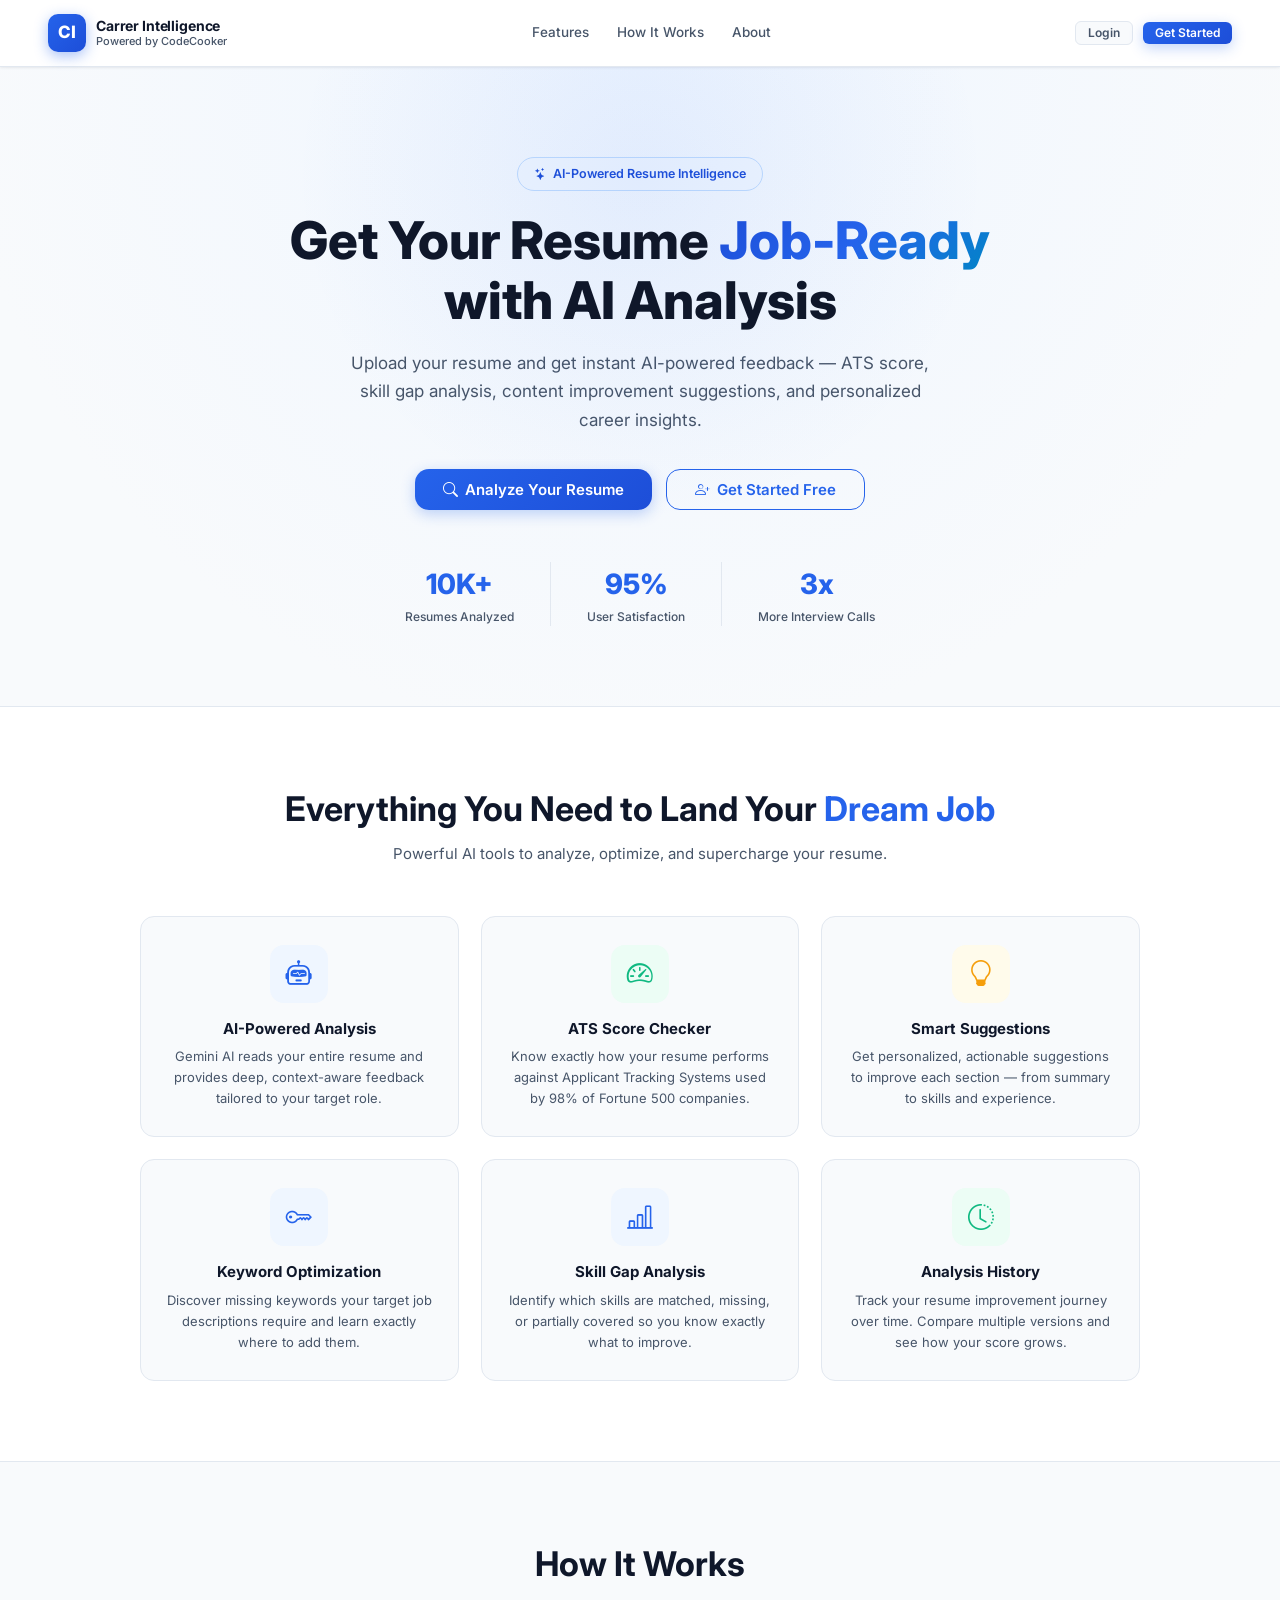
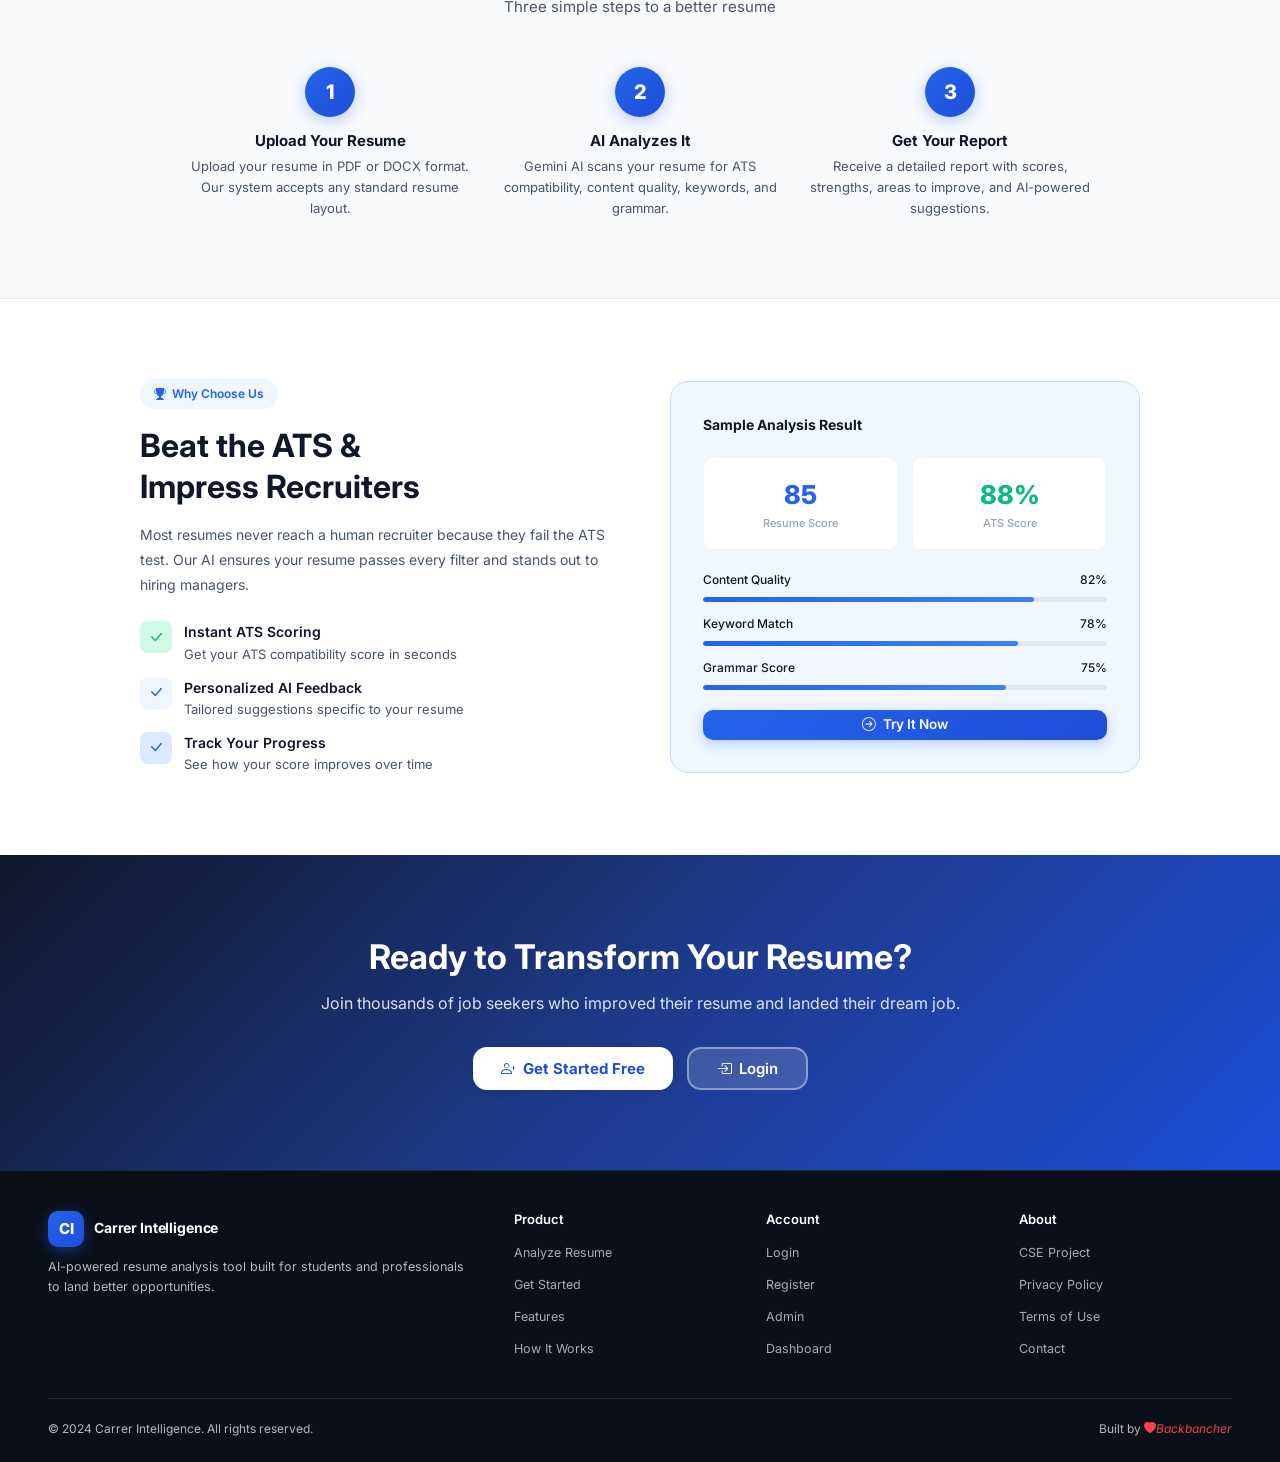
<file: index.html>
<!DOCTYPE html>
<html lang="en">
<head>
  <meta charset="UTF-8" />
  <meta name="viewport" content="width=device-width, initial-scale=1.0" />
  <title>AI Resume Analyzer — Boost Your Career with AI</title>
  <meta name="description" content="AI Resume Analyzer helps you optimize your resume with AI-powered ATS scoring, skill gap analysis, and personalized improvement suggestions." />
  <link rel="stylesheet" href="https://cdn.jsdelivr.net/npm/bootstrap-icons@1.11.3/font/bootstrap-icons.min.css" />
  <link rel="stylesheet" href="css/style.css" />
  <style>
    body { background: var(--bg-white); }

    /* Mobile Nav Toggle */
    .mobile-nav-toggle {
      display: none;
      background: none;
      border: none;
      font-size: 22px;
      color: var(--text-primary);
      cursor: pointer;
    }

    @media (max-width: 992px) {
      .mobile-nav-toggle { display: block; }
    }
  </style>
</head>
<body>

<!-- ═══════════════ NAVIGATION ════════════════════════ -->
<nav class="home-nav">
  <div class="sidebar-brand">
    <div class="sidebar-brand-icon" style="width:38px;height:38px;font-size:17px;">CI</div>
    <div class="sidebar-brand-text">
      <div class="brand-title">Carrer Intelligence</div>
      <div class="brand-sub">Powered by CodeCooker</div>
    </div>
  </div>

  <div class="home-nav-links">
    <a href="#features">Features</a>
    <a href="#how-it-works">How It Works</a>
    <a href="#about">About</a>
  </div>

  <div style="display:flex;align-items:center;gap:10px;">
    <a href="login.html" class="btn btn-ghost btn-sm">Login</a>
    <a href="register.html" class="btn btn-primary btn-sm">Get Started</a>
    <button class="mobile-nav-toggle"><i class="bi bi-list"></i></button>
  </div>
</nav>

<!-- ═══════════════ HERO SECTION ══════════════════════ -->
<section class="hero-section">
  <div class="hero-badge">
    <i class="bi bi-stars"></i> AI-Powered Resume Intelligence
  </div>
  <h1 class="hero-title">
    Get Your Resume <span class="highlight">Job-Ready</span><br />with AI Analysis
  </h1>
  <p class="hero-desc">
    Upload your resume and get instant AI-powered feedback — ATS score, skill gap analysis,
    content improvement suggestions, and personalized career insights.
  </p>
  <div class="hero-buttons">
    <a href="upload.html" class="btn btn-primary btn-lg" id="heroCTAPrimary">
      <i class="bi bi-search"></i> Analyze Your Resume
    </a>
    <a href="register.html" class="btn btn-outline btn-lg" id="heroCTASecondary">
      <i class="bi bi-person-plus"></i> Get Started Free
    </a>
  </div>

  <!-- Hero Stats -->
  <div style="display:flex;gap:36px;justify-content:center;margin-top:52px;flex-wrap:wrap;">
    <div style="text-align:center;">
      <div style="font-size:28px;font-weight:800;color:var(--primary);">10K+</div>
      <div style="font-size:12px;color:var(--text-secondary);font-weight:500;">Resumes Analyzed</div>
    </div>
    <div style="width:1px;background:var(--border);"></div>
    <div style="text-align:center;">
      <div style="font-size:28px;font-weight:800;color:var(--primary);">95%</div>
      <div style="font-size:12px;color:var(--text-secondary);font-weight:500;">User Satisfaction</div>
    </div>
    <div style="width:1px;background:var(--border);"></div>
    <div style="text-align:center;">
      <div style="font-size:28px;font-weight:800;color:var(--primary);">3x</div>
      <div style="font-size:12px;color:var(--text-secondary);font-weight:500;">More Interview Calls</div>
    </div>
  </div>
</section>

<!-- ═══════════════ FEATURES ══════════════════════════ -->
<section class="features-section" id="features">
  <h2>Everything You Need to Land Your <span style="color:var(--primary);">Dream Job</span></h2>
  <p class="section-desc">Powerful AI tools to analyze, optimize, and supercharge your resume.</p>

  <div class="features-grid">
    <div class="feature-card">
      <div class="feature-icon icon-purple">
        <i class="bi bi-robot"></i>
      </div>
      <h3>AI-Powered Analysis</h3>
      <p>Gemini AI reads your entire resume and provides deep, context-aware feedback tailored to your target role.</p>
    </div>

    <div class="feature-card">
      <div class="feature-icon icon-green">
        <i class="bi bi-speedometer2"></i>
      </div>
      <h3>ATS Score Checker</h3>
      <p>Know exactly how your resume performs against Applicant Tracking Systems used by 98% of Fortune 500 companies.</p>
    </div>

    <div class="feature-card">
      <div class="feature-icon icon-orange">
        <i class="bi bi-lightbulb"></i>
      </div>
      <h3>Smart Suggestions</h3>
      <p>Get personalized, actionable suggestions to improve each section — from summary to skills and experience.</p>
    </div>

    <div class="feature-card">
      <div class="feature-icon icon-blue">
        <i class="bi bi-key"></i>
      </div>
      <h3>Keyword Optimization</h3>
      <p>Discover missing keywords your target job descriptions require and learn exactly where to add them.</p>
    </div>

    <div class="feature-card">
      <div class="feature-icon icon-purple">
        <i class="bi bi-bar-chart-line"></i>
      </div>
      <h3>Skill Gap Analysis</h3>
      <p>Identify which skills are matched, missing, or partially covered so you know exactly what to improve.</p>
    </div>

    <div class="feature-card">
      <div class="feature-icon icon-green">
        <i class="bi bi-clock-history"></i>
      </div>
      <h3>Analysis History</h3>
      <p>Track your resume improvement journey over time. Compare multiple versions and see how your score grows.</p>
    </div>
  </div>
</section>

<!-- ═══════════════ HOW IT WORKS ══════════════════════ -->
<section class="how-section" id="how-it-works">
  <div style="text-align:center;">
    <h2 style="font-size:34px;">How It Works</h2>
    <p style="color:var(--text-secondary);font-size:15px;margin-top:8px;">Three simple steps to a better resume</p>
  </div>

  <div class="how-grid">
    <div class="how-step">
      <div class="step-number">1</div>
      <h3>Upload Your Resume</h3>
      <p>Upload your resume in PDF or DOCX format. Our system accepts any standard resume layout.</p>
    </div>
    <div class="how-step">
      <div class="step-number">2</div>
      <h3>AI Analyzes It</h3>
      <p>Gemini AI scans your resume for ATS compatibility, content quality, keywords, and grammar.</p>
    </div>
    <div class="how-step">
      <div class="step-number">3</div>
      <h3>Get Your Report</h3>
      <p>Receive a detailed report with scores, strengths, areas to improve, and AI-powered suggestions.</p>
    </div>
  </div>
</section>

<!-- ═══════════════ BENEFITS ══════════════════════════ -->
<section style="padding:80px 48px;background:var(--bg-white);" id="about">
  <div style="max-width:1000px;margin:0 auto;display:grid;grid-template-columns:1fr 1fr;gap:60px;align-items:center;">
    <div>
      <div style="display:inline-flex;align-items:center;gap:6px;background:var(--primary-soft);color:var(--primary);border-radius:var(--radius-full);padding:5px 14px;font-size:12px;font-weight:600;margin-bottom:16px;">
        <i class="bi bi-trophy-fill"></i> Why Choose Us
      </div>
      <h2 style="font-size:32px;margin-bottom:14px;">Beat the ATS &amp;<br />Impress Recruiters</h2>
      <p style="color:var(--text-secondary);font-size:14px;line-height:1.8;margin-bottom:24px;">
        Most resumes never reach a human recruiter because they fail the ATS test.
        Our AI ensures your resume passes every filter and stands out to hiring managers.
      </p>

      <div style="display:flex;flex-direction:column;gap:12px;">
        <div style="display:flex;gap:12px;align-items:flex-start;">
          <div style="width:32px;height:32px;background:#D1FAE5;border-radius:8px;display:flex;align-items:center;justify-content:center;flex-shrink:0;">
            <i class="bi bi-check-lg" style="color:var(--accent-green);font-size:16px;"></i>
          </div>
          <div>
            <div style="font-weight:600;font-size:14px;">Instant ATS Scoring</div>
            <div style="color:var(--text-secondary);font-size:13px;">Get your ATS compatibility score in seconds</div>
          </div>
        </div>
        <div style="display:flex;gap:12px;align-items:flex-start;">
          <div style="width:32px;height:32px;background:var(--primary-soft);border-radius:8px;display:flex;align-items:center;justify-content:center;flex-shrink:0;">
            <i class="bi bi-check-lg" style="color:var(--primary);font-size:16px;"></i>
          </div>
          <div>
            <div style="font-weight:600;font-size:14px;">Personalized AI Feedback</div>
            <div style="color:var(--text-secondary);font-size:13px;">Tailored suggestions specific to your resume</div>
          </div>
        </div>
        <div style="display:flex;gap:12px;align-items:flex-start;">
          <div style="width:32px;height:32px;background:#DBEAFE;border-radius:8px;display:flex;align-items:center;justify-content:center;flex-shrink:0;">
            <i class="bi bi-check-lg" style="color:var(--accent-blue);font-size:16px;"></i>
          </div>
          <div>
            <div style="font-weight:600;font-size:14px;">Track Your Progress</div>
            <div style="color:var(--text-secondary);font-size:13px;">See how your score improves over time</div>
          </div>
        </div>
      </div>
    </div>

    <!-- Stats Visual -->
    <div style="background:var(--primary-bg);border-radius:var(--radius-xl);padding:32px;border:1px solid var(--primary-border);">
      <div style="font-size:14px;font-weight:700;margin-bottom:20px;color:var(--text-primary);">Sample Analysis Result</div>

      <div style="display:grid;grid-template-columns:1fr 1fr;gap:14px;margin-bottom:20px;">
        <div style="background:white;border-radius:var(--radius-md);padding:16px;text-align:center;border:1px solid var(--border-light);">
          <div style="font-size:26px;font-weight:800;color:var(--primary);">85</div>
          <div style="font-size:11px;color:var(--text-muted);font-weight:500;">Resume Score</div>
        </div>
        <div style="background:white;border-radius:var(--radius-md);padding:16px;text-align:center;border:1px solid var(--border-light);">
          <div style="font-size:26px;font-weight:800;color:var(--accent-green);">88%</div>
          <div style="font-size:11px;color:var(--text-muted);font-weight:500;">ATS Score</div>
        </div>
      </div>

      <div style="margin-bottom:12px;">
        <div style="display:flex;justify-content:space-between;font-size:12px;font-weight:500;margin-bottom:5px;">
          <span>Content Quality</span><span>82%</span>
        </div>
        <div class="progress-bar-wrapper"><div class="progress-bar-fill" style="width:82%;"></div></div>
      </div>
      <div style="margin-bottom:12px;">
        <div style="display:flex;justify-content:space-between;font-size:12px;font-weight:500;margin-bottom:5px;">
          <span>Keyword Match</span><span>78%</span>
        </div>
        <div class="progress-bar-wrapper"><div class="progress-bar-fill" style="width:78%;"></div></div>
      </div>
      <div>
        <div style="display:flex;justify-content:space-between;font-size:12px;font-weight:500;margin-bottom:5px;">
          <span>Grammar Score</span><span>75%</span>
        </div>
        <div class="progress-bar-wrapper"><div class="progress-bar-fill" style="width:75%;"></div></div>
      </div>

      <a href="login.html" class="btn btn-primary btn-full" style="margin-top:20px;">
        <i class="bi bi-arrow-right-circle"></i> Try It Now
      </a>
    </div>
  </div>
</section>

<!-- ═══════════════ CTA ════════════════════════════════ -->
<section class="cta-section">
  <h2>Ready to Transform Your Resume?</h2>
  <p>Join thousands of job seekers who improved their resume and landed their dream job.</p>
  <div style="display:flex;gap:14px;justify-content:center;flex-wrap:wrap;">
    <a href="register.html" class="btn btn-white btn-lg" id="ctaGetStarted">
      <i class="bi bi-person-plus"></i> Get Started Free
    </a>
    <a href="login.html" class="btn btn-lg" style="background:rgba(255,255,255,0.15);color:white;border:2px solid rgba(255,255,255,0.4);">
      <i class="bi bi-box-arrow-in-right"></i> Login
    </a>
  </div>
</section>

<!-- ═══════════════ FOOTER ════════════════════════════ -->
<footer class="footer">
  <div class="footer-top">
    <div class="footer-brand">
      <div class="sidebar-brand" style="margin-bottom:10px;">
        <div class="sidebar-brand-icon">CI</div>
        <div class="brand-title" style="color:white;">Carrer Intelligence</div>
      </div>
      <p>AI-powered resume analysis tool built for students and professionals to land better opportunities.</p>
    </div>
    <div class="footer-col">
      <h4>Product</h4>
      <ul>
        <li><a href="login.html">Analyze Resume</a></li>
        <li><a href="register.html">Get Started</a></li>
        <li><a href="#features">Features</a></li>
        <li><a href="#how-it-works">How It Works</a></li>
      </ul>
    </div>
    <div class="footer-col">
      <h4>Account</h4>
      <ul>
        <li><a href="login.html">Login</a></li>
        <li><a href="register.html">Register</a></li>
        <li><a href="admin-login.html">Admin</a></li>
        <li><a href="dashboard.html">Dashboard</a></li>
      </ul>
    </div>
    <div class="footer-col">
      <h4>About</h4>
      <ul>
        <li><a href="#">CSE Project</a></li>
        <li><a href="#">Privacy Policy</a></li>
        <li><a href="#">Terms of Use</a></li>
        <li><a href="#">Contact</a></li>
      </ul>
    </div>
  </div>
  <div class="footer-bottom">
    <span>© 2024 Carrer Intelligence. All rights reserved.</span>
    <span>Built by <i class="bi bi-heart-fill" style="color:#EF4444;">Backbancher</i> </span>
  </div>
</footer>

<script src="js/config.js"></script>
<script src="js/main.js"></script>
</body>
</html>
</file>
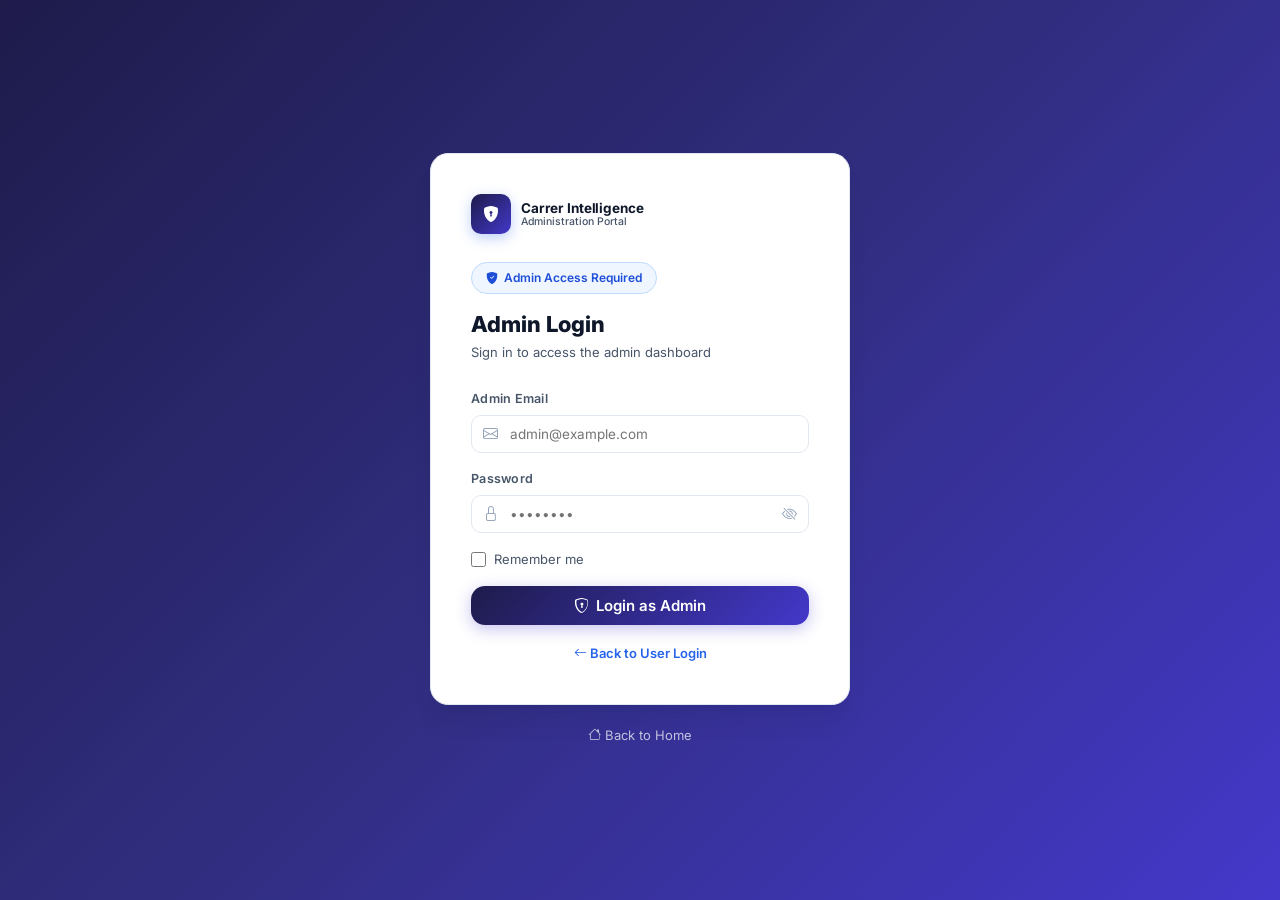
<file: admin-dashboard.html>
<!DOCTYPE html>
<html lang="en">
<head>
  <meta charset="UTF-8" />
  <meta name="viewport" content="width=device-width, initial-scale=1.0" />
  <title>Admin Dashboard — AI Resume Analyzer</title>
  <meta name="description" content="Admin dashboard to manage users, resumes, and system analytics for AI Resume Analyzer." />
  <link rel="stylesheet" href="https://cdn.jsdelivr.net/npm/bootstrap-icons@1.11.3/font/bootstrap-icons.min.css" />
  <link rel="stylesheet" href="css/style.css" />
  <style>
    /* Admin sidebar accent */
    .admin-sidebar .sidebar-brand-icon {
      background: linear-gradient(135deg, #1E1B4B, #4338CA) !important;
    }
    .admin-sidebar .nav-link.active,
    .admin-sidebar .nav-link:hover {
      background: #EEF2FF;
      color: #4338CA;
    }
    .admin-sidebar .nav-link.active::before {
      background: #4338CA;
    }
    .admin-sidebar .sidebar-footer .nav-link.logout-link:hover {
      background: #FEF2F2;
    }
  </style>
</head>
<body>

<!-- Sidebar Overlay (mobile) -->
<div class="sidebar-overlay" id="sidebarOverlay"></div>

<div class="app-wrapper">

  <!-- ═══════════ ADMIN SIDEBAR ═════════════════════ -->
  <aside class="sidebar admin-sidebar" id="sidebar">
    <div class="sidebar-logo">
      <div class="sidebar-brand">
        <div class="sidebar-brand-icon">
          <i class="bi bi-shield-fill-check" style="font-size:15px;"></i>
        </div>
        <div class="sidebar-brand-text">
          <div class="brand-title">Carrer Intelligence</div>
          <div class="brand-sub">Admin Panel</div>
        </div>
      </div>
    </div>

    <nav class="sidebar-nav">
      <div class="nav-section-label">Administration</div>

      <div class="nav-item">
        <a href="#overview" class="nav-link admin-nav-item active" data-tab="adminSectionOverview">
          <i class="bi bi-speedometer"></i> Admin Dashboard
        </a>
      </div>
      <div class="nav-item">
        <a href="#users" class="nav-link admin-nav-item" data-tab="adminSectionUsers">
          <i class="bi bi-people"></i> Users
          <span class="badge badge-purple" id="sidebarBadgeUsers" style="margin-left:auto;font-size:10px;">0</span>
        </a>
      </div>
      <div class="nav-item">
        <a href="#resumes" class="nav-link admin-nav-item" data-tab="adminSectionResumes">
          <i class="bi bi-file-earmark-text"></i> Resumes &amp; Analyses
          <span class="badge badge-info" id="sidebarBadgeResumes" style="margin-left:auto;font-size:10px;">0</span>
        </a>
      </div>
      <div class="nav-item">
        <a href="#" class="nav-link btn-export-csv">
          <i class="bi bi-file-earmark-spreadsheet"></i> Export CSV
        </a>
      </div>
    </nav>

    <div class="sidebar-footer">
      <div class="nav-item">
        <a href="admin-login.html" class="nav-link logout-link">
          <i class="bi bi-box-arrow-left"></i> Logout
        </a>
      </div>
    </div>
  </aside>

  <!-- ═══════════ MAIN CONTENT ══════════════════════ -->
  <div class="main-content">

    <!-- Top Header -->
    <header class="top-header">
      <div class="header-left">
        <button class="sidebar-toggle" id="sidebarToggle"><i class="bi bi-list"></i></button>
        <div class="header-search">
          <i class="bi bi-search search-icon"></i>
          <input type="text" id="adminSearchInput" placeholder="Search users, resumes, roles..." />
        </div>
      </div>
      <div class="header-right">
        <button class="btn btn-outline btn-sm btn-export-csv" style="display:inline-flex;align-items:center;gap:6px;background:#ffffff;">
          <i class="bi bi-download"></i> Export CSV
        </button>
        <div class="user-profile-btn">
          <div class="avatar-placeholder admin" id="adminHeaderAvatar">AD</div>
          <span class="user-name" id="adminHeaderName">Admin User</span>
        </div>
      </div>
    </header>

    <!-- Page Content -->
    <main class="page-content">

      <!-- ═══════════ SECTION 1: OVERVIEW ═══════════════════ -->
      <div id="adminSectionOverview">
        <!-- Page Header -->
        <div class="section-header">
          <h2><i class="bi bi-speedometer" style="color:#4338CA;margin-right:8px;"></i>Admin Dashboard Overview</h2>
          <p>Real-time system analytics, registered users, and resume submissions</p>
        </div>

        <!-- Admin Stats Cards -->
        <div class="stats-grid">

          <div class="stat-card">
            <div class="stat-card-icon" style="background:#EEF2FF;color:#4338CA;margin-bottom:10px;width:42px;height:42px;border-radius:var(--radius-md);display:flex;align-items:center;justify-content:center;font-size:20px;">
              <i class="bi bi-people-fill"></i>
            </div>
            <div class="stat-card-label">Total Users</div>
            <div class="stat-card-value" id="adminTotalUsers">--</div>
            <div class="stat-card-meta"><span class="up">Live from Supabase</span></div>
          </div>

          <div class="stat-card">
            <div class="stat-card-icon icon-blue">
              <i class="bi bi-file-earmark-text"></i>
            </div>
            <div class="stat-card-label">Total Resumes</div>
            <div class="stat-card-value" id="adminTotalResumes">--</div>
            <div class="stat-card-meta"><span class="up">Uploaded by users</span></div>
          </div>

          <div class="stat-card">
            <div class="stat-card-icon icon-purple">
              <i class="bi bi-graph-up-arrow"></i>
            </div>
            <div class="stat-card-label">Total Analyses</div>
            <div class="stat-card-value" id="adminTotalAnalyses">--</div>
            <div class="stat-card-meta"><span class="up">Completed analyses</span></div>
          </div>

          <div class="stat-card">
            <div class="stat-card-icon icon-green">
              <i class="bi bi-speedometer2"></i>
            </div>
            <div class="stat-card-label">Avg. ATS Score</div>
            <div class="stat-score-display">
              <span class="score-num" style="color:var(--accent-green);" id="adminAvgAtsScore">--</span>
              <span class="score-den">%</span>
            </div>
            <div class="stat-card-meta" id="adminAvgAtsRating">Overall Average</div>
          </div>

        </div>

        <!-- Recent Uploads Table -->
        <div class="two-col" style="align-items:start;margin-top:20px;">
          <div class="card" style="grid-column:1/-1;">
            <div class="card-header" style="display:flex;justify-content:space-between;align-items:center;">
              <h3><i class="bi bi-cloud-upload-fill" style="color:var(--primary);margin-right:7px;"></i>Recent Resume Uploads</h3>
              <button class="btn btn-ghost btn-sm" onclick="switchAdminTab('adminSectionResumes')" style="font-size:12px;">
                View All <i class="bi bi-arrow-right"></i>
              </button>
            </div>
            <div style="overflow-x:auto;">
              <table class="custom-table">
                <thead>
                  <tr>
                    <th>Candidate</th>
                    <th>File Name</th>
                    <th>Upload Date</th>
                    <th>ATS Score</th>
                    <th class="action-col">Action</th>
                  </tr>
                </thead>
                <tbody id="adminUploadsTbody">
                  <!-- Injected by admin.js -->
                </tbody>
              </table>
            </div>
          </div>
        </div>

        <!-- Quick Admin Actions + Stats -->
        <div class="two-col" style="margin-top:20px;">

          <!-- Quick Actions -->
          <div class="card">
            <div class="card-header">
              <h3><i class="bi bi-lightning-charge" style="color:var(--accent-orange);margin-right:7px;"></i>Quick Administration</h3>
            </div>
            <div class="card-body">
              <div style="display:flex;flex-direction:column;gap:10px;">
                <button class="btn btn-outline" onclick="switchAdminTab('adminSectionUsers')">
                  <i class="bi bi-people"></i> Manage Users &amp; Permissions
                </button>
                <button class="btn btn-ghost" onclick="switchAdminTab('adminSectionResumes')">
                  <i class="bi bi-file-earmark-bar-graph"></i> View All Submitted Resumes
                </button>
                <button class="btn btn-ghost btn-export-csv">
                  <i class="bi bi-download"></i> Export System Report (CSV)
                </button>
                <a href="admin-login.html" class="btn btn-danger btn-sm logout-link" style="margin-top:6px;">
                  <i class="bi bi-box-arrow-left"></i> Logout Admin
                </a>
              </div>
            </div>
          </div>

          <!-- System Info -->
          <div class="card">
            <div class="card-header">
              <h3><i class="bi bi-info-circle" style="color:var(--accent-blue);margin-right:7px;"></i>System Status</h3>
            </div>
            <div class="card-body" style="padding:16px 20px;">
              <div style="display:flex;flex-direction:column;gap:12px;">
                <div style="display:flex;justify-content:space-between;align-items:center;padding-bottom:10px;border-bottom:1px solid var(--border-light);">
                  <span style="font-size:13px;font-weight:500;">Backend Engine</span>
                  <span class="badge badge-success"><i class="bi bi-check-circle-fill"></i> Python Flask (Online)</span>
                </div>
                <div style="display:flex;justify-content:space-between;align-items:center;padding-bottom:10px;border-bottom:1px solid var(--border-light);">
                  <span style="font-size:13px;font-weight:500;">AI Engine</span>
                  <span class="badge badge-purple"><i class="bi bi-stars"></i> Gemini 3.5 Flash</span>
                </div>
                <div style="display:flex;justify-content:space-between;align-items:center;padding-bottom:10px;border-bottom:1px solid var(--border-light);">
                  <span style="font-size:13px;font-weight:500;">Database</span>
                  <span class="badge badge-success"><i class="bi bi-database-check"></i> Supabase PostgreSQL</span>
                </div>
                <div style="display:flex;justify-content:space-between;align-items:center;">
                  <span style="font-size:13px;font-weight:500;">Environment</span>
                  <span class="badge badge-info">Production Ready</span>
                </div>
              </div>
            </div>
          </div>
        </div>
      </div>

      <!-- ═══════════ SECTION 2: USERS MANAGEMENT ════════════ -->
      <div id="adminSectionUsers" style="display:none;">
        <div class="section-header" style="display:flex;justify-content:space-between;align-items:center;flex-wrap:wrap;gap:10px;">
          <div>
            <h2><i class="bi bi-people-fill" style="color:#4338CA;margin-right:8px;"></i>Users Management</h2>
            <p>View registered users, promote/demote roles, and manage permissions</p>
          </div>
          <button class="btn btn-outline btn-sm" onclick="loadAdminUsers()">
            <i class="bi bi-arrow-clockwise"></i> Refresh Users
          </button>
        </div>

        <div class="card">
          <div style="overflow-x:auto;">
            <table class="custom-table">
              <thead>
                <tr>
                  <th>User Details</th>
                  <th>Email Address</th>
                  <th>System Role</th>
                  <th>Registered Date</th>
                  <th class="action-col" style="text-align:right;">Actions</th>
                </tr>
              </thead>
              <tbody id="adminUsersTbody">
                <!-- Injected by admin.js -->
              </tbody>
            </table>
          </div>
        </div>
      </div>

      <!-- ═══════════ SECTION 3: RESUMES & ANALYSES ═══════════ -->
      <div id="adminSectionResumes" style="display:none;">
        <div class="section-header" style="display:flex;justify-content:space-between;align-items:center;flex-wrap:wrap;gap:10px;">
          <div>
            <h2><i class="bi bi-file-earmark-text-fill" style="color:#4338CA;margin-right:8px;"></i>All Submitted Resumes</h2>
            <p>Review candidate resumes, target companies, scores, and generate reports</p>
          </div>
          <button class="btn btn-outline btn-sm btn-export-csv">
            <i class="bi bi-download"></i> Download All as CSV
          </button>
        </div>

        <div class="card">
          <div style="overflow-x:auto;">
            <table class="custom-table">
              <thead>
                <tr>
                  <th>Candidate</th>
                  <th>Resume File</th>
                  <th>Target Role &amp; Company</th>
                  <th>Scores</th>
                  <th>Analyzed Date</th>
                  <th class="action-col" style="text-align:right;">Actions</th>
                </tr>
              </thead>
              <tbody id="adminAllResumesTbody">
                <!-- Injected by admin.js -->
              </tbody>
            </table>
          </div>
        </div>
      </div>

    </main>
  </div>
</div>

<script src="js/config.js"></script>
<script src="js/main.js"></script>
<script src="js/admin.js"></script>
</body>
</html>
</file>
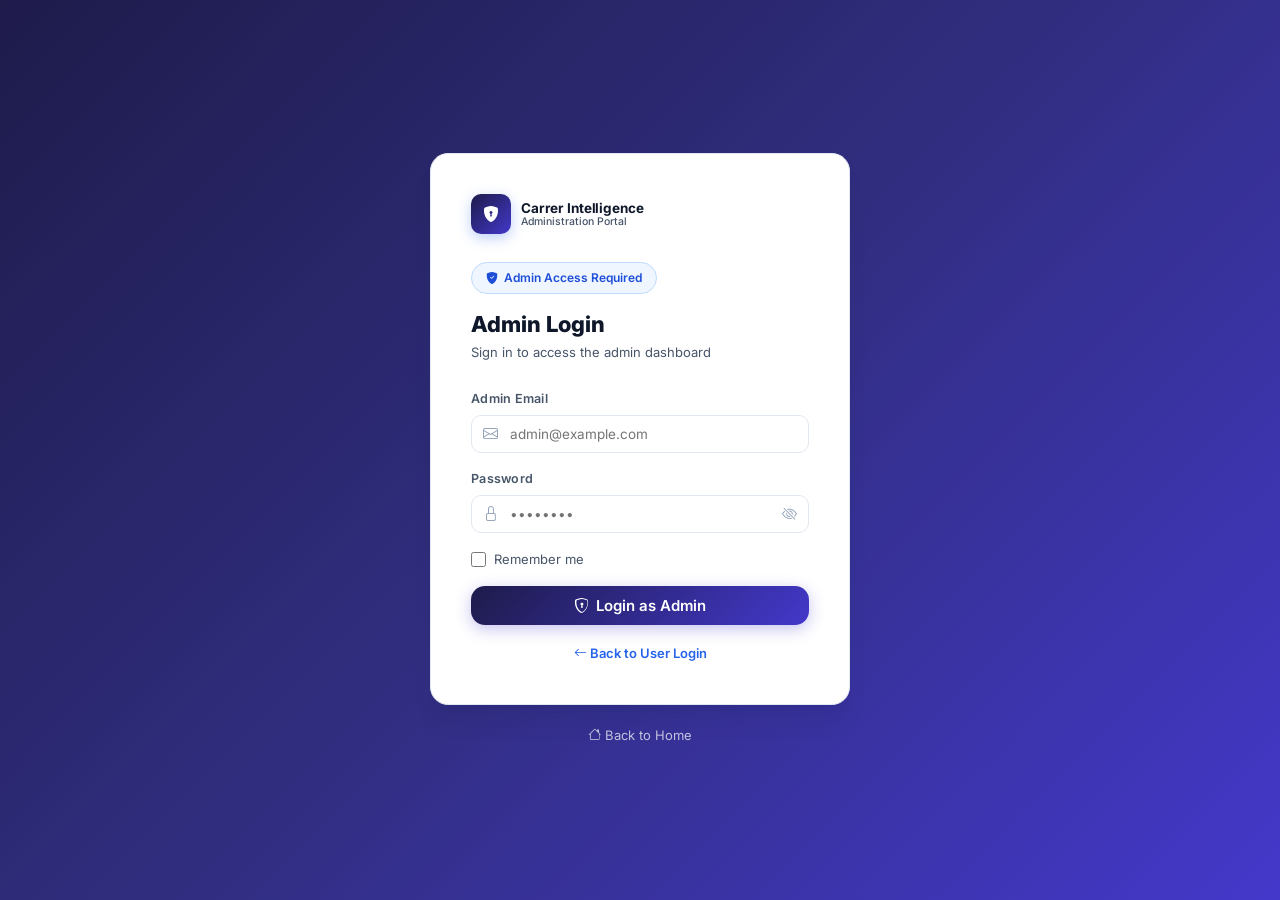
<file: admin-login.html>
<!DOCTYPE html>
<html lang="en">
<head>
  <meta charset="UTF-8" />
  <meta name="viewport" content="width=device-width, initial-scale=1.0" />
  <title>Admin Login — AI Resume Analyzer</title>
  <meta name="description" content="Administrator login for AI Resume Analyzer dashboard." />
  <link rel="stylesheet" href="https://cdn.jsdelivr.net/npm/bootstrap-icons@1.11.3/font/bootstrap-icons.min.css" />
  <link rel="stylesheet" href="css/style.css" />
  <style>
    .auth-page {
      background: linear-gradient(135deg, #1E1B4B 0%, #312E81 50%, #4338CA 100%);
    }
  </style>
</head>
<body>

<div class="auth-page">
  <div style="width:100%;max-width:420px;">

    <div class="auth-card">
      <!-- Logo -->
      <div class="auth-logo">
        <div class="auth-logo-icon" style="background:linear-gradient(135deg,#1E1B4B,#4338CA);">
          <i class="bi bi-shield-lock-fill" style="font-size:16px;"></i>
        </div>
        <div class="auth-logo-text">
          <div class="brand-title">Carrer Intelligence</div>
          <div class="brand-sub">Administration Portal</div>
        </div>
      </div>

      <!-- Admin badge -->
      <div style="display:inline-flex;align-items:center;gap:6px;background:#EFF6FF;color:#1D4ED8;border:1px solid #BFDBFE;border-radius:var(--radius-full);padding:5px 14px;font-size:12px;font-weight:600;margin-bottom:16px;">
        <i class="bi bi-shield-fill-check"></i> Admin Access Required
      </div>

      <h1 class="auth-heading">Admin Login</h1>
      <p class="auth-sub">Sign in to access the admin dashboard</p>

      <!-- Admin Login Form -->
      <form id="adminLoginForm" novalidate>

        <!-- Email -->
        <div class="form-group">
          <label class="form-label" for="adminEmail">Admin Email</label>
          <div class="input-wrapper">
            <i class="bi bi-envelope input-icon"></i>
            <input
              type="email"
              class="form-control"
              id="adminEmail"
              placeholder="admin@example.com"
              autocomplete="email"
            />
          </div>
          <div class="invalid-feedback">Admin email is required.</div>
        </div>

        <!-- Password -->
        <div class="form-group">
          <label class="form-label" for="adminPassword">Password</label>
          <div class="input-wrapper">
            <i class="bi bi-lock input-icon"></i>
            <input
              type="password"
              class="form-control"
              id="adminPassword"
              placeholder="••••••••"
              autocomplete="current-password"
            />
            <i class="bi bi-eye-slash input-toggle"></i>
          </div>
          <div class="invalid-feedback">Password is required.</div>
        </div>

        <!-- Remember me -->
        <div class="form-group">
          <label class="form-check">
            <input type="checkbox" class="form-check-input" />
            Remember me
          </label>
        </div>

        <!-- Submit -->
        <button type="submit" class="btn btn-full btn-lg" style="background:linear-gradient(135deg,#1E1B4B,#4338CA);color:white;box-shadow:0 4px 16px rgba(67,56,202,0.3);">
          <i class="bi bi-shield-lock"></i> Login as Admin
        </button>
      </form>

      <div class="auth-footer" style="margin-top:18px;">
        <a href="login.html" class="auth-link">
          <i class="bi bi-arrow-left"></i> Back to User Login
        </a>
      </div>
    </div>

    <!-- Back to home -->
    <div style="text-align:center;margin-top:18px;">
      <a href="index.html" style="font-size:13px;color:rgba(255,255,255,0.7);">
        <i class="bi bi-house"></i> Back to Home
      </a>
    </div>

  </div>
</div>

<script src="js/config.js"></script>
<script src="js/main.js"></script>
<script src="js/auth.js"></script>
</body>
</html>
</file>
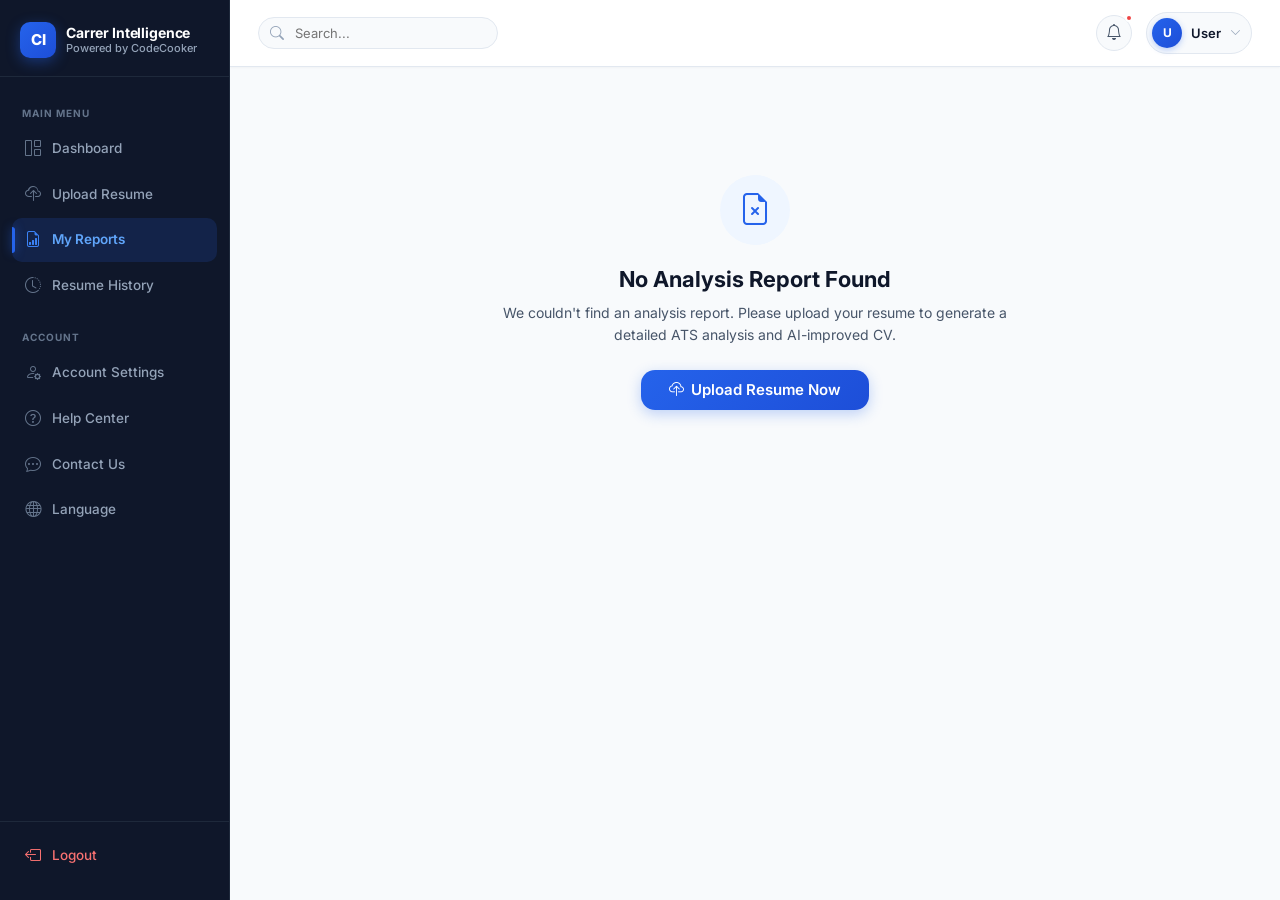
<file: analysis.html>
<!DOCTYPE html>
<html lang="en">
<head>
  <meta charset="UTF-8" />
  <meta name="viewport" content="width=device-width, initial-scale=1.0" />
  <title>Analysis Report — Carrer Intelligence</title>
  <meta name="description" content="View your AI-powered resume analysis report with ATS score, content score, strengths, and improvement suggestions." />
  <link rel="stylesheet" href="https://cdn.jsdelivr.net/npm/bootstrap-icons@1.11.3/font/bootstrap-icons.min.css" />
  <link rel="stylesheet" href="css/style.css" />
</head>
<body>

<!-- Sidebar Overlay (mobile) -->
<div class="sidebar-overlay" id="sidebarOverlay"></div>

<div class="app-wrapper">

  <!-- ═══════════ SIDEBAR ════════════════════════════ -->
  <aside class="sidebar" id="sidebar">
    <div class="sidebar-logo">
      <div class="sidebar-brand">
        <div class="sidebar-brand-icon">CI</div>
        <div class="sidebar-brand-text">
          <div class="brand-title">Carrer Intelligence</div>
          <div class="brand-sub">Powered by CodeCooker</div>
        </div>
      </div>
    </div>
    <nav class="sidebar-nav">
      <div class="nav-section-label">Main Menu</div>
      <div class="nav-item"><a href="dashboard.html" class="nav-link"><i class="bi bi-grid-1x2"></i> Dashboard</a></div>
      <div class="nav-item"><a href="upload.html" class="nav-link"><i class="bi bi-cloud-upload"></i> Upload Resume</a></div>
      <div class="nav-item"><a href="history.html" class="nav-link active"><i class="bi bi-file-earmark-bar-graph"></i> My Reports</a></div>
      <div class="nav-item"><a href="history.html" class="nav-link"><i class="bi bi-clock-history"></i> Resume History</a></div>
      <div class="nav-section-label" style="margin-top:10px;">Account</div>
      <div class="nav-item">
        <a href="#" class="nav-link" id="nav-account-settings">
          <i class="bi bi-person-gear"></i> Account Settings
        </a>
      </div>
      <div class="nav-item">
        <a href="#" class="nav-link" id="nav-help-center">
          <i class="bi bi-question-circle"></i> Help Center
        </a>
      </div>
      <div class="nav-item">
        <a href="#" class="nav-link" id="nav-contact-us">
          <i class="bi bi-chat-dots"></i> Contact Us
        </a>
      </div>
      <div class="nav-item">
        <a href="#" class="nav-link" id="nav-language">
          <i class="bi bi-globe"></i> Language
        </a>
      </div>
    </nav>
    <div class="sidebar-footer">
      <div class="nav-item"><a href="login.html" class="nav-link logout-link"><i class="bi bi-box-arrow-left"></i> Logout</a></div>
    </div>
  </aside>

  <!-- ═══════════ MAIN CONTENT ══════════════════════ -->
  <div class="main-content">

    <!-- Top Header -->
    <header class="top-header">
      <div class="header-left">
        <button class="sidebar-toggle" id="sidebarToggle"><i class="bi bi-list"></i></button>
        <div class="header-search">
          <i class="bi bi-search search-icon"></i>
          <input type="text" placeholder="Search..." />
        </div>
      </div>
      <div class="header-right">
        <button class="header-icon-btn" onclick="showToast('No new notifications.','info')">
          <i class="bi bi-bell"></i>
          <span class="notif-badge"></span>
        </button>
        <div class="user-profile-wrapper">
          <div class="user-profile-btn" id="profileDropdownBtn">
            <div class="avatar-placeholder" id="userAvatar">U</div>
            <span class="user-name" id="userNameHeader">User</span>
            <i class="bi bi-chevron-down" style="font-size:11px;color:var(--text-muted);"></i>
          </div>

          <!-- Profile Dropdown Menu -->
          <div class="profile-dropdown-menu" id="profileDropdownMenu">
            <div class="dropdown-user-info">
              <div class="dropdown-user-name" id="dropdownUserName">User</div>
              <div class="dropdown-user-email" id="dropdownUserEmail">user@example.com</div>
            </div>
            <div class="dropdown-divider"></div>
            <a href="#" class="dropdown-item" id="btnAccountSettings">
              <i class="bi bi-person-gear"></i>
              <span>Account settings</span>
            </a>
            <div class="dropdown-divider"></div>
            <a href="#" class="dropdown-item" id="btnHelpCenter">
              <i class="bi bi-question-circle"></i>
              <span>Help center</span>
            </a>
            <a href="#" class="dropdown-item" id="btnContactUs">
              <i class="bi bi-chat-dots"></i>
              <span>Contact us</span>
            </a>
            <div class="dropdown-divider"></div>
            <div class="dropdown-item dropdown-item-between" id="btnLanguage">
              <div style="display:flex;align-items:center;gap:10px;">
                <i class="bi bi-globe"></i>
                <span>Language</span>
              </div>
              <div class="dropdown-lang-badge">
                <span id="currentLangLabel">English</span>
              </div>
            </div>
            <div class="dropdown-divider"></div>
            <a href="#" class="dropdown-item text-danger logout-link" id="dropdownLogoutBtn">
              <i class="bi bi-box-arrow-right"></i>
              <span>Log out</span>
            </a>
          </div>
        </div>
      </div>
    </header>

    <!-- Page Content -->
    <main class="page-content">

      <!-- Report Header Bar -->
      <div style="display:flex;align-items:center;justify-content:space-between;margin-bottom:22px;flex-wrap:wrap;gap:12px;">
        <div>
          <button class="back-btn" onclick="window.location.href='history.html'">
            <i class="bi bi-arrow-left"></i> Back to Reports
          </button>
          <h2 style="font-size:22px;font-weight:800;margin-top:6px;">Analysis Report</h2>
          <div style="display:flex;align-items:center;gap:14px;margin-top:4px;font-size:13px;color:var(--text-secondary);flex-wrap:wrap;">
            <span id="reportFileName"><i class="bi bi-file-earmark-pdf-fill" style="color:#EF4444;"></i> Loading resume...</span>
            <span id="reportDate"><i class="bi bi-calendar3"></i> Just now</span>
            <span id="reportJobBadge" class="badge badge-purple" style="font-size:12px;">Software Engineer</span>
          </div>
        </div>
        <div style="display:flex;gap:10px;align-items:center;flex-wrap:wrap;">
          <button class="btn btn-outline" id="topDownloadImprovedCvDocxBtn" style="display:inline-flex;align-items:center;gap:8px;background:#ffffff;border-color:#CBD5E1;">
            <i class="bi bi-file-earmark-word-fill" style="color:#2563EB;font-size:16px;"></i> Download Word (.docx)
          </button>
          <button class="btn btn-primary" id="topDownloadImprovedCvBtn" style="display:inline-flex;align-items:center;gap:8px;box-shadow:0 4px 14px rgba(37,99,235,0.35);">
            <i class="bi bi-file-earmark-pdf-fill"></i> Download PDF
          </button>
        </div>
      </div>

      <!-- Score Cards -->
      <div class="score-cards-grid">

        <!-- Resume Score -->
        <div class="score-card">
          <div class="score-card-title">Resume Score</div>
          <div class="score-ring-wrapper">
            <svg class="score-ring-svg" viewBox="0 0 80 80">
              <circle class="score-ring-track" cx="40" cy="40" r="32"/>
              <circle class="score-ring-fill purple" id="resumeScoreFill" cx="40" cy="40" r="32" data-pct="0"/>
            </svg>
            <div class="score-ring-text">
              <div class="ring-num" id="resumeScoreVal">--</div>
              <div class="ring-den">/100</div>
            </div>
          </div>
          <span class="score-card-rating rating-good" id="resumeScoreRating">Calculating</span>
        </div>

        <!-- ATS Score -->
        <div class="score-card">
          <div class="score-card-title">ATS Score</div>
          <div class="score-ring-wrapper">
            <svg class="score-ring-svg" viewBox="0 0 80 80">
              <circle class="score-ring-track" cx="40" cy="40" r="32"/>
              <circle class="score-ring-fill green" id="atsScoreFill" cx="40" cy="40" r="32" data-pct="0"/>
            </svg>
            <div class="score-ring-text">
              <div class="ring-num" id="atsScoreVal">--</div>
              <div class="ring-den">%</div>
            </div>
          </div>
          <span class="score-card-rating rating-excellent" id="atsScoreRating">Calculating</span>
        </div>

        <!-- Content Score -->
        <div class="score-card">
          <div class="score-card-title">Content Score</div>
          <div class="score-ring-wrapper">
            <svg class="score-ring-svg" viewBox="0 0 80 80">
              <circle class="score-ring-track" cx="40" cy="40" r="32"/>
              <circle class="score-ring-fill orange" id="contentScoreFill" cx="40" cy="40" r="32" data-pct="0"/>
            </svg>
            <div class="score-ring-text">
              <div class="ring-num" id="contentScoreVal">--</div>
              <div class="ring-den">/100</div>
            </div>
          </div>
          <span class="score-card-rating rating-good" id="contentScoreRating">Calculating</span>
        </div>

        <!-- Match Score -->
        <div class="score-card">
          <div class="score-card-title">Job Match Score</div>
          <div class="score-ring-wrapper">
            <svg class="score-ring-svg" viewBox="0 0 80 80">
              <circle class="score-ring-track" cx="40" cy="40" r="32"/>
              <circle class="score-ring-fill blue" id="matchScoreFill" cx="40" cy="40" r="32" data-pct="0"/>
            </svg>
            <div class="score-ring-text">
              <div class="ring-num" id="matchScoreVal">--</div>
              <div class="ring-den">%</div>
            </div>
          </div>
          <span class="score-card-rating rating-avg" id="matchScoreRating">Calculating</span>
        </div>

      </div>

      <!-- Tabs -->
      <div class="tab-nav">
        <button class="tab-btn active" data-tab="tab-overview">Overview</button>
        <button class="tab-btn" data-tab="tab-skills">Skills &amp; Gaps</button>
        <button class="tab-btn" data-tab="tab-keywords">Keywords</button>
        <button class="tab-btn" data-tab="tab-suggestions">Suggestions</button>
        <button class="tab-btn" data-tab="tab-improved-cv"><i class="bi bi-stars" style="color:var(--primary);"></i> Improved CV</button>
      </div>

      <!-- ─── TAB: OVERVIEW ─────────────────────── -->
      <div class="tab-panel active" id="tab-overview">
        <!-- Quick Improved CV Callout -->
        <div style="background:linear-gradient(135deg, rgba(37,99,235,0.08), rgba(59,130,246,0.08)); border:1px solid rgba(37,99,235,0.25); border-radius:var(--radius-md); padding:16px 20px; margin-bottom:20px; display:flex; justify-content:space-between; align-items:center; flex-wrap:wrap; gap:12px;">
          <div style="display:flex; align-items:center; gap:12px;">
            <div style="width:40px; height:40px; border-radius:50%; background:var(--primary); color:white; display:flex; align-items:center; justify-content:center; font-size:18px; flex-shrink:0;">
              <i class="bi bi-stars"></i>
            </div>
            <div>
              <div style="font-weight:700; font-size:14px; color:var(--text-primary);">AI-Enhanced Resume Ready</div>
              <div style="font-size:12px; color:var(--text-secondary);">Your resume was analyzed and re-drafted incorporating missing skills &amp; target keywords.</div>
            </div>
          </div>
          <button class="btn btn-primary btn-sm" onclick="switchToImprovedCvTab()" type="button" style="display:inline-flex; align-items:center; gap:6px;">
            <i class="bi bi-eye"></i> View &amp; Download Improved CV
          </button>
        </div>

        <div class="two-col">
          <!-- Strengths -->
          <div class="card">
            <div class="card-header">
              <h3><i class="bi bi-hand-thumbs-up-fill" style="color:var(--accent-green);margin-right:7px;"></i>Strengths</h3>
            </div>
            <div class="card-body">
              <ul class="strengths-list" id="strengthsList">
                <li>
                  <div class="list-icon green"><i class="bi bi-check-lg"></i></div>
                  Analyzing strengths from your resume...
                </li>
              </ul>
            </div>
          </div>

          <!-- Areas to Improve -->
          <div class="card">
            <div class="card-header">
              <h3><i class="bi bi-arrow-up-circle-fill" style="color:var(--accent-orange);margin-right:7px;"></i>Areas to Improve</h3>
            </div>
            <div class="card-body">
              <ul class="improve-list" id="improveList">
                <li>
                  <div class="list-icon orange"><i class="bi bi-exclamation"></i></div>
                  Analyzing improvement opportunities...
                </li>
              </ul>
            </div>
          </div>
        </div>
      </div>

      <!-- ─── TAB: SKILLS ───────────────────────── -->
      <div class="tab-panel" id="tab-skills">
        <div class="two-col">
          <!-- Top Skills Found -->
          <div class="card">
            <div class="card-header">
              <h3>Target Job Skills Comparison</h3>
            </div>
            <div class="card-body">
              <div style="font-size:13px;font-weight:700;margin-bottom:8px;color:var(--accent-green);">
                <i class="bi bi-check-circle-fill"></i> Matched Skills Found in Resume
              </div>
              <div id="matchedSkillsList" style="display:flex;flex-wrap:wrap;gap:6px;margin-bottom:20px;">
                <span class="skill-tag matched">Analyzing...</span>
              </div>

              <div style="font-size:13px;font-weight:700;margin-bottom:8px;color:var(--accent-red);">
                <i class="bi bi-x-circle-fill"></i> Missing / Recommended Skills
              </div>
              <div id="missingSkillsList" style="display:flex;flex-wrap:wrap;gap:6px;">
                <span class="skill-tag missing">Analyzing...</span>
              </div>
            </div>
          </div>

          <!-- Skills Analysis -->
          <div class="card">
            <div class="card-header">
              <h3>Skills &amp; Match Distribution</h3>
            </div>
            <div class="card-body">
              <div class="skill-bar-item">
                <div class="skill-bar-label">
                  <span><span style="width:10px;height:10px;border-radius:50%;background:var(--accent-green);display:inline-block;margin-right:6px;"></span>Matched Job Skills</span>
                  <span style="font-weight:700;color:var(--accent-green);" id="matchedSkillsPctText">--%</span>
                </div>
                <div class="skill-bar-track">
                  <div class="skill-bar-fill" id="matchedSkillsBar" style="width:0%;background:linear-gradient(90deg,var(--accent-green),#34D399);"></div>
                </div>
              </div>
              <div class="skill-bar-item">
                <div class="skill-bar-label">
                  <span><span style="width:10px;height:10px;border-radius:50%;background:var(--accent-red);display:inline-block;margin-right:6px;"></span>Missing Key Skills</span>
                  <span style="font-weight:700;color:var(--accent-red);" id="missingSkillsPctText">--%</span>
                </div>
                <div class="skill-bar-track">
                  <div class="skill-bar-fill" id="missingSkillsBar" style="width:0%;background:linear-gradient(90deg,var(--accent-red),#F87171);"></div>
                </div>
              </div>

              <div style="margin-top:22px;padding-top:16px;border-top:1px solid var(--border-light);">
                <div style="font-size:13px;font-weight:700;margin-bottom:10px;">Role Compatibility</div>
                <div style="display:flex;justify-content:space-between;font-size:12px;font-weight:600;margin-bottom:6px;">
                  <span>Algorithm Match Rate</span>
                  <span style="color:var(--accent-green);" id="kwMatchText">--%</span>
                </div>
                <div class="kw-match-bar">
                  <div class="kw-match-fill" id="kwMatchBar" style="width:0%;"></div>
                </div>
              </div>
            </div>
          </div>
        </div>
      </div>

      <!-- ─── TAB: KEYWORDS ─────────────────────── -->
      <div class="tab-panel" id="tab-keywords">
        <div class="two-col">
          <div class="card">
            <div class="card-header">
              <h3>Matched Keywords</h3>
              <span class="badge badge-success" id="keywordsFoundCount">0 found</span>
            </div>
            <div class="card-body">
              <div id="keywordsFoundList" style="display:flex;flex-wrap:wrap;gap:6px;">
                <span class="skill-tag matched">Loading...</span>
              </div>
            </div>
          </div>

          <div class="card">
            <div class="card-header">
              <h3>Missing Target Keywords</h3>
              <span class="badge badge-danger" id="keywordsMissingCount">0 missing</span>
            </div>
            <div class="card-body">
              <div id="keywordsMissingList" style="display:flex;flex-wrap:wrap;gap:6px;margin-bottom:20px;">
                <span class="skill-tag missing">Loading...</span>
              </div>
              <div style="font-size:12px;color:var(--text-secondary);background:var(--primary-bg);padding:12px;border-radius:var(--radius-md);border:1px solid var(--primary-border);">
                <i class="bi bi-info-circle-fill" style="color:var(--primary);margin-right:5px;"></i>
                Incorporate these keywords naturally in your projects and work experience to pass ATS filters.
              </div>
            </div>
          </div>
        </div>
      </div>

      <!-- ─── TAB: AI SUGGESTIONS ───────────────── -->
      <div class="tab-panel" id="tab-suggestions">
        <div class="ai-suggestion-card">
          <div style="display:flex;align-items:center;gap:10px;margin-bottom:16px;">
            <div style="width:36px;height:36px;background:var(--primary);border-radius:var(--radius-md);display:flex;align-items:center;justify-content:center;color:white;font-size:16px;">
              <i class="bi bi-lightbulb"></i>
            </div>
            <div>
              <div style="font-weight:700;font-size:14px;">Actionable Resume Recommendations</div>
              <div style="font-size:12px;color:var(--text-secondary);">Rule-based &amp; market aligned enhancements for your resume</div>
            </div>
          </div>

          <div id="aiSuggestionsList">
            <!-- Dynamic suggestions injected here -->
          </div>
        </div>
      </div>

      <!-- ─── TAB: IMPROVED CV ──────────────────── -->
      <div class="tab-panel" id="tab-improved-cv">
        <div class="card">
          <div class="card-header" style="display:flex;justify-content:space-between;align-items:center;flex-wrap:wrap;gap:10px;">
            <div>
              <h3><i class="bi bi-stars" style="color:var(--primary);margin-right:7px;"></i>AI-Generated Improved Resume</h3>
              <p style="font-size:12px;color:var(--text-secondary);margin:4px 0 0 0;">
                Enhanced version of your resume incorporating missing keywords and active impact verbs.
              </p>
            </div>
            <div style="display:flex;gap:8px;flex-wrap:wrap;">
              <button class="btn btn-outline btn-sm" id="copyImprovedCvBtn" type="button">
                <i class="bi bi-clipboard"></i> Copy to Clipboard
              </button>
              <button class="btn btn-outline btn-sm" id="downloadImprovedCvDocxBtn" type="button">
                <i class="bi bi-file-earmark-word-fill" style="color:#2563EB;"></i> Download Word (.docx)
              </button>
              <button class="btn btn-primary btn-sm" id="downloadImprovedCvBtn" type="button">
                <i class="bi bi-file-earmark-pdf-fill"></i> Download PDF
              </button>
            </div>
          </div>
          <div class="card-body">
            <pre id="improvedCvContent" style="white-space:pre-wrap;font-family:inherit;font-size:14px;line-height:1.6;background:var(--bg-light);padding:20px;border-radius:var(--radius-md);border:1px solid var(--border-light);max-height:600px;overflow-y:auto;color:var(--text-primary);">Loading improved resume draft...</pre>
          </div>
        </div>
      </div>

    </main>
  </div>
</div>

<script src="js/config.js"></script>
<script src="js/main.js"></script>
<script src="js/analysis.js"></script>
</body>
</html>
</file>
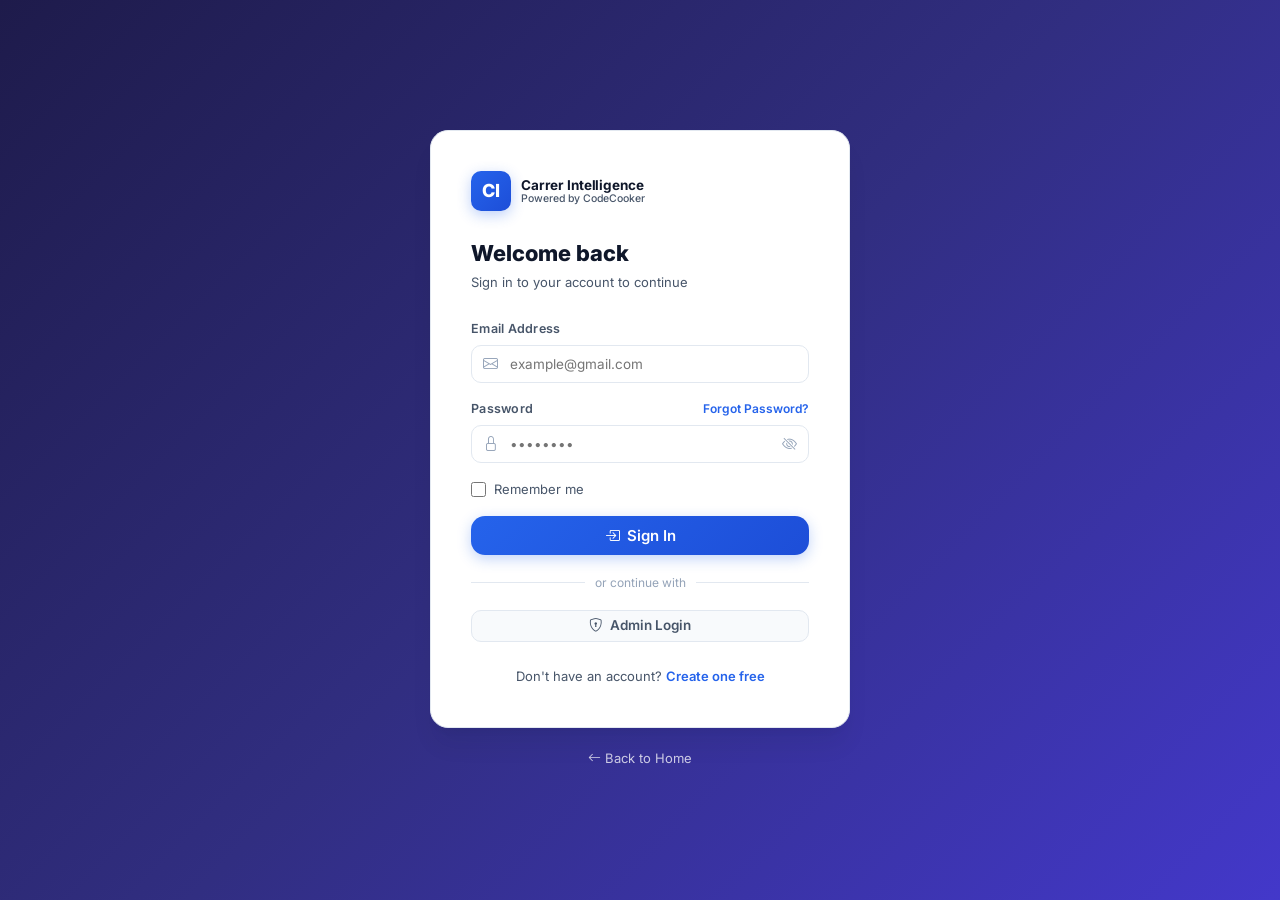
<file: dashboard.html>
<!DOCTYPE html>
<html lang="en">
<head>
  <meta charset="UTF-8" />
  <meta name="viewport" content="width=device-width, initial-scale=1.0" />
  <title>Dashboard — Carrer Intelligence</title>
  <meta name="description" content="Your Carrer Intelligence dashboard — view recent analyses, scores, and quick upload." />
  <link rel="stylesheet" href="https://cdn.jsdelivr.net/npm/bootstrap-icons@1.11.3/font/bootstrap-icons.min.css" />
  <link rel="stylesheet" href="css/style.css" />
</head>
<body>

<!-- Sidebar Overlay (mobile) -->
<div class="sidebar-overlay" id="sidebarOverlay"></div>

<div class="app-wrapper">

  <!-- ═══════════ SIDEBAR ════════════════════════════ -->
  <aside class="sidebar" id="sidebar">
    <div class="sidebar-logo">
      <div class="sidebar-brand">
        <div class="sidebar-brand-icon">CI</div>
        <div class="sidebar-brand-text">
          <div class="brand-title">Carrer Intelligence</div>
          <div class="brand-sub">Powered by CodeCooker</div>
        </div>
      </div>
    </div>

    <nav class="sidebar-nav">
      <div class="nav-section-label">Main Menu</div>

      <div class="nav-item">
        <a href="dashboard.html" class="nav-link active" id="nav-dashboard">
          <i class="bi bi-grid-1x2"></i> Dashboard
        </a>
      </div>
      <div class="nav-item">
        <a href="upload.html" class="nav-link" id="nav-upload">
          <i class="bi bi-cloud-upload"></i> Upload Resume
        </a>
      </div>
      <div class="nav-item">
        <a href="history.html" class="nav-link" id="nav-reports">
          <i class="bi bi-file-earmark-bar-graph"></i> My Reports
        </a>
      </div>
      <div class="nav-item">
        <a href="history.html" class="nav-link" id="nav-history">
          <i class="bi bi-clock-history"></i> Resume History
        </a>
      </div>

      <div class="nav-section-label" style="margin-top:10px;">Account</div>

      <div class="nav-item">
        <a href="#" class="nav-link" id="nav-account-settings">
          <i class="bi bi-person-gear"></i> Account Settings
        </a>
      </div>
      <div class="nav-item">
        <a href="#" class="nav-link" id="nav-help-center">
          <i class="bi bi-question-circle"></i> Help Center
        </a>
      </div>
      <div class="nav-item">
        <a href="#" class="nav-link" id="nav-contact-us">
          <i class="bi bi-chat-dots"></i> Contact Us
        </a>
      </div>
      <div class="nav-item">
        <a href="#" class="nav-link" id="nav-language">
          <i class="bi bi-globe"></i> Language
        </a>
      </div>
    </nav>

    <div class="sidebar-footer">
      <div class="nav-item">
        <a href="login.html" class="nav-link logout-link">
          <i class="bi bi-box-arrow-left"></i> Logout
        </a>
      </div>
    </div>
  </aside>

  <!-- ═══════════ MAIN CONTENT ══════════════════════ -->
  <div class="main-content">

    <!-- Top Header -->
    <header class="top-header">
      <div class="header-left">
        <button class="sidebar-toggle" id="sidebarToggle" aria-label="Toggle Sidebar">
          <i class="bi bi-list"></i>
        </button>
        <div class="header-search">
          <i class="bi bi-search search-icon"></i>
          <input type="text" placeholder="Search analyses..." />
        </div>
      </div>
      <div class="header-right">
        <button class="header-icon-btn" aria-label="Notifications"
          onclick="showToast('No new notifications.','info')">
          <i class="bi bi-bell"></i>
          <span class="notif-badge"></span>
        </button>
        <div class="user-profile-wrapper">
          <div class="user-profile-btn" id="profileDropdownBtn">
            <div class="avatar-placeholder" id="userAvatar">U</div>
            <span class="user-name" id="userNameHeader">User</span>
            <i class="bi bi-chevron-down" style="font-size:11px;color:var(--text-muted);"></i>
          </div>

          <!-- Profile Dropdown Menu -->
          <div class="profile-dropdown-menu" id="profileDropdownMenu">
            <div class="dropdown-user-info">
              <div class="dropdown-user-name" id="dropdownUserName">User</div>
              <div class="dropdown-user-email" id="dropdownUserEmail">user@example.com</div>
            </div>
            <div class="dropdown-divider"></div>
            <a href="#" class="dropdown-item" id="btnAccountSettings">
              <i class="bi bi-person-gear"></i>
              <span>Account settings</span>
            </a>
            <div class="dropdown-divider"></div>
            <a href="#" class="dropdown-item" id="btnHelpCenter">
              <i class="bi bi-question-circle"></i>
              <span>Help center</span>
            </a>
            <a href="#" class="dropdown-item" id="btnContactUs">
              <i class="bi bi-chat-dots"></i>
              <span>Contact us</span>
            </a>
            <div class="dropdown-divider"></div>
            <div class="dropdown-item dropdown-item-between" id="btnLanguage">
              <div style="display:flex;align-items:center;gap:10px;">
                <i class="bi bi-globe"></i>
                <span>Language</span>
              </div>
              <div class="dropdown-lang-badge">
                <span id="currentLangLabel">English</span>
              </div>
            </div>
            <div class="dropdown-divider"></div>
            <a href="#" class="dropdown-item text-danger logout-link" id="dropdownLogoutBtn">
              <i class="bi bi-box-arrow-right"></i>
              <span>Log out</span>
            </a>
          </div>
        </div>
      </div>
    </header>

    <!-- Page Content -->
    <main class="page-content">

      <!-- Welcome Banner -->
      <div class="welcome-banner">
        <div>
          <div class="welcome-title" id="welcomeUserTitle">Welcome back!</div>
          <div class="welcome-sub">Here's your resume analysis overview. Let's boost your career!</div>
        </div>
        <a href="upload.html" class="btn btn-white" style="z-index:1;position:relative;">
          <i class="bi bi-cloud-upload"></i> Upload Resume
        </a>
      </div>

      <!-- Stats Cards -->
      <div class="stats-grid">
        <div class="stat-card">
          <div class="stat-card-icon icon-purple">
            <i class="bi bi-file-earmark-text"></i>
          </div>
          <div class="stat-card-label">Total Analyses</div>
          <div class="stat-card-value" id="dashTotalAnalyses">0</div>
          <div class="stat-card-meta">Resumes processed</div>
        </div>

        <div class="stat-card">
          <div class="stat-card-icon icon-orange">
            <i class="bi bi-bar-chart"></i>
          </div>
          <div class="stat-card-label">Average Score</div>
          <div class="stat-score-display">
            <span class="score-num" id="dashAvgScore">0</span>
            <span class="score-den">/100</span>
          </div>
          <div class="stat-card-meta">Across all resumes</div>
        </div>

        <div class="stat-card">
          <div class="stat-card-icon icon-green">
            <i class="bi bi-speedometer2"></i>
          </div>
          <div class="stat-card-label">Avg ATS Score</div>
          <div class="stat-score-display">
            <span class="score-num" style="color:var(--accent-green);" id="dashAtsScore">0</span>
            <span class="score-den">%</span>
          </div>
          <div class="stat-card-meta">ATS Compatibility</div>
        </div>

        <div class="stat-card">
          <div class="stat-card-icon icon-blue">
            <i class="bi bi-lightbulb"></i>
          </div>
          <div class="stat-card-label">AI Suggestions</div>
          <div class="stat-card-value" id="dashTotalSuggestions">0</div>
          <div class="stat-card-meta">Improvement points</div>
        </div>
      </div>

      <!-- Recent Analysis Table -->
      <div class="card">
        <div class="card-header">
          <h3><i class="bi bi-clock-history" style="color:var(--primary);margin-right:7px;"></i>Recent Analysis</h3>
          <a href="history.html" class="view-all-link">View All →</a>
        </div>
        <div style="overflow-x:auto;">
          <table class="custom-table">
            <thead>
              <tr>
                <th>Resume Name</th>
                <th>Date</th>
                <th>Resume Score</th>
                <th>ATS Score</th>
                <th class="action-col">Action</th>
              </tr>
            </thead>
            <tbody id="dashboardRecentTbody">
              <!-- Populated by dashboard.js -->
            </tbody>
          </table>
        </div>
      </div>

      <!-- Quick Actions Row -->
      <div class="two-col" style="margin-top:16px;">

        <!-- Quick Upload -->
        <div class="card">
          <div class="card-header">
            <h3><i class="bi bi-rocket-takeoff" style="color:var(--primary);margin-right:7px;"></i>Quick Actions</h3>
          </div>
          <div class="card-body">
            <div style="display:flex;flex-direction:column;gap:10px;">
              <a href="upload.html" class="btn btn-primary">
                <i class="bi bi-cloud-upload"></i> Upload New Resume
              </a>
              <a href="history.html" class="btn btn-outline">
                <i class="bi bi-clock-history"></i> View Full History
              </a>
              <a href="analysis.html" class="btn btn-ghost">
                <i class="bi bi-file-earmark-bar-graph"></i> Latest Report
              </a>
            </div>
          </div>
        </div>

        <!-- Tips -->
        <div class="tips-card">
          <h3><i class="bi bi-lightbulb-fill" style="color:var(--accent-orange);margin-right:7px;"></i>Tips for Better Results</h3>
          <div class="tip-item">
            <i class="bi bi-check-circle-fill"></i>
            Use a simple and clean resume format
          </div>
          <div class="tip-item">
            <i class="bi bi-check-circle-fill"></i>
            Make sure your resume is up-to-date
          </div>
          <div class="tip-item">
            <i class="bi bi-check-circle-fill"></i>
            Include relevant skills and experience
          </div>
          <div class="tip-item">
            <i class="bi bi-check-circle-fill"></i>
            Avoid images and tables for better ATS results
          </div>
          <div class="tip-item">
            <i class="bi bi-check-circle-fill"></i>
            Add numbers and metrics to show your impact
          </div>
        </div>

      </div>

    </main>
  </div><!-- end main-content -->
</div><!-- end app-wrapper -->

<script src="js/config.js"></script>
<script src="js/main.js"></script>
<script src="js/dashboard.js"></script>
</body>
</html>
</file>
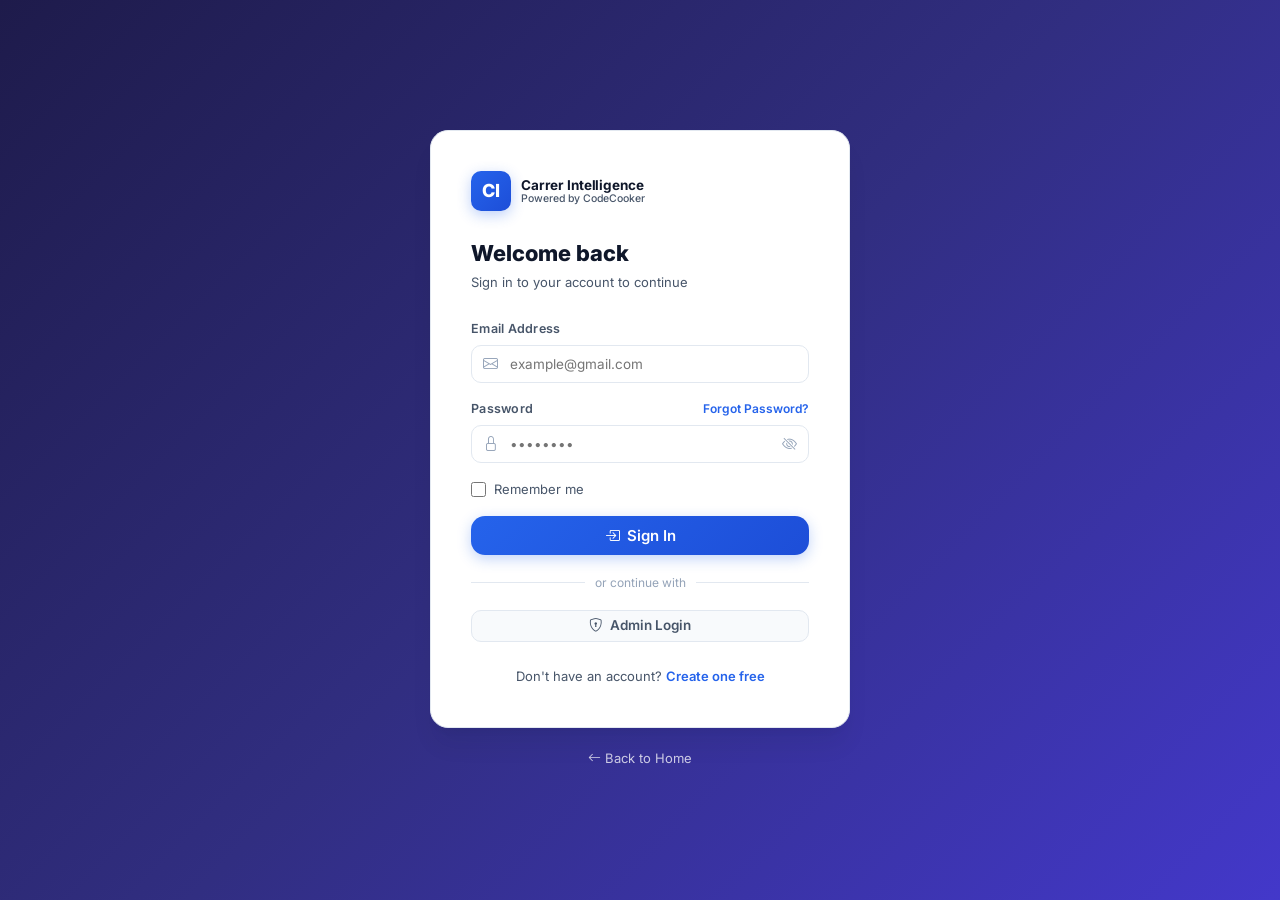
<file: history.html>
<!DOCTYPE html>
<html lang="en">
<head>
  <meta charset="UTF-8" />
  <meta name="viewport" content="width=device-width, initial-scale=1.0" />
  <title>My Reports — AI Resume Analyzer</title>
  <meta name="description" content="View and manage all your previous resume analyses, scores, and reports in one place." />
  <link rel="stylesheet" href="https://cdn.jsdelivr.net/npm/bootstrap-icons@1.11.3/font/bootstrap-icons.min.css" />
  <link rel="stylesheet" href="css/style.css" />
</head>
<body>

<!-- Sidebar Overlay (mobile) -->
<div class="sidebar-overlay" id="sidebarOverlay"></div>

<div class="app-wrapper">

  <!-- ═══════════ SIDEBAR ════════════════════════════ -->
  <aside class="sidebar" id="sidebar">
    <div class="sidebar-logo">
      <div class="sidebar-brand">
        <div class="sidebar-brand-icon">CI</div>
        <div class="sidebar-brand-text">
          <div class="brand-title">Carrer Intelligence</div>
          <div class="brand-sub">Powered by CodeCooker</div>
        </div>
      </div>
    </div>
    <nav class="sidebar-nav">
      <div class="nav-section-label">Main Menu</div>
      <div class="nav-item"><a href="dashboard.html" class="nav-link"><i class="bi bi-grid-1x2"></i> Dashboard</a></div>
      <div class="nav-item"><a href="upload.html" class="nav-link"><i class="bi bi-cloud-upload"></i> Upload Resume</a></div>
      <div class="nav-item"><a href="history.html" class="nav-link active"><i class="bi bi-file-earmark-bar-graph"></i> My Reports</a></div>
      <div class="nav-item"><a href="history.html" class="nav-link"><i class="bi bi-clock-history"></i> Resume History</a></div>
      <div class="nav-section-label" style="margin-top:10px;">Account</div>
      <div class="nav-item">
        <a href="#" class="nav-link" id="nav-account-settings">
          <i class="bi bi-person-gear"></i> Account Settings
        </a>
      </div>
      <div class="nav-item">
        <a href="#" class="nav-link" id="nav-help-center">
          <i class="bi bi-question-circle"></i> Help Center
        </a>
      </div>
      <div class="nav-item">
        <a href="#" class="nav-link" id="nav-contact-us">
          <i class="bi bi-chat-dots"></i> Contact Us
        </a>
      </div>
      <div class="nav-item">
        <a href="#" class="nav-link" id="nav-language">
          <i class="bi bi-globe"></i> Language
        </a>
      </div>
    </nav>
    <div class="sidebar-footer">
      <div class="nav-item"><a href="login.html" class="nav-link logout-link"><i class="bi bi-box-arrow-left"></i> Logout</a></div>
    </div>
  </aside>

  <!-- ═══════════ MAIN CONTENT ══════════════════════ -->
  <div class="main-content">

    <!-- Top Header -->
    <header class="top-header">
      <div class="header-left">
        <button class="sidebar-toggle" id="sidebarToggle"><i class="bi bi-list"></i></button>
        <div class="header-search">
          <i class="bi bi-search search-icon"></i>
          <input type="text" placeholder="Search..." />
        </div>
      </div>
      <div class="header-right">
        <button class="header-icon-btn" onclick="showToast('No new notifications.','info')">
          <i class="bi bi-bell"></i>
          <span class="notif-badge"></span>
        </button>
        <div class="user-profile-wrapper">
          <div class="user-profile-btn" id="profileDropdownBtn">
            <div class="avatar-placeholder" id="userAvatar">U</div>
            <span class="user-name" id="userNameHeader">User</span>
            <i class="bi bi-chevron-down" style="font-size:11px;color:var(--text-muted);"></i>
          </div>

          <!-- Profile Dropdown Menu -->
          <div class="profile-dropdown-menu" id="profileDropdownMenu">
            <div class="dropdown-user-info">
              <div class="dropdown-user-name" id="dropdownUserName">User</div>
              <div class="dropdown-user-email" id="dropdownUserEmail">user@example.com</div>
            </div>
            <div class="dropdown-divider"></div>
            <a href="#" class="dropdown-item" id="btnAccountSettings">
              <i class="bi bi-person-gear"></i>
              <span>Account settings</span>
            </a>
            <div class="dropdown-divider"></div>
            <a href="#" class="dropdown-item" id="btnHelpCenter">
              <i class="bi bi-question-circle"></i>
              <span>Help center</span>
            </a>
            <a href="#" class="dropdown-item" id="btnContactUs">
              <i class="bi bi-chat-dots"></i>
              <span>Contact us</span>
            </a>
            <div class="dropdown-divider"></div>
            <div class="dropdown-item dropdown-item-between" id="btnLanguage">
              <div style="display:flex;align-items:center;gap:10px;">
                <i class="bi bi-globe"></i>
                <span>Language</span>
              </div>
              <div class="dropdown-lang-badge">
                <span id="currentLangLabel">English</span>
              </div>
            </div>
            <div class="dropdown-divider"></div>
            <a href="#" class="dropdown-item text-danger logout-link" id="dropdownLogoutBtn">
              <i class="bi bi-box-arrow-right"></i>
              <span>Log out</span>
            </a>
          </div>
        </div>
      </div>
    </header>

    <!-- Page Content -->
    <main class="page-content">

      <!-- Section Header -->
      <div style="display:flex;align-items:center;justify-content:space-between;margin-bottom:20px;flex-wrap:wrap;gap:12px;">
        <div class="section-header" style="margin-bottom:0;">
          <h2><i class="bi bi-file-earmark-bar-graph" style="color:var(--primary);margin-right:8px;"></i>My Reports</h2>
          <p>View, manage, and track all your previous resume analyses and reports</p>
        </div>
        <a href="upload.html" class="btn btn-primary">
          <i class="bi bi-plus-lg"></i> New Analysis
        </a>
      </div>

      <!-- Summary Stats Row -->
      <div style="display:grid;grid-template-columns:repeat(3,1fr);gap:14px;margin-bottom:22px;">
        <div class="stat-card" style="flex-direction:row;align-items:center;gap:14px;padding:16px 20px;">
          <div class="stat-card-icon icon-purple" style="margin-bottom:0;flex-shrink:0;">
            <i class="bi bi-files"></i>
          </div>
          <div>
            <div class="stat-card-label">Total Resumes</div>
            <div class="stat-card-value" style="font-size:22px;" id="historyTotalResumes">0</div>
          </div>
        </div>
        <div class="stat-card" style="flex-direction:row;align-items:center;gap:14px;padding:16px 20px;">
          <div class="stat-card-icon icon-green" style="margin-bottom:0;flex-shrink:0;">
            <i class="bi bi-bar-chart"></i>
          </div>
          <div>
            <div class="stat-card-label">Best Score</div>
            <div class="stat-card-value" style="font-size:22px;color:var(--accent-green);" id="historyBestScore">0/100</div>
          </div>
        </div>
        <div class="stat-card" style="flex-direction:row;align-items:center;gap:14px;padding:16px 20px;">
          <div class="stat-card-icon icon-orange" style="margin-bottom:0;flex-shrink:0;">
            <i class="bi bi-speedometer2"></i>
          </div>
          <div>
            <div class="stat-card-label">Avg ATS Score</div>
            <div class="stat-card-value" style="font-size:22px;color:var(--accent-orange);" id="historyAvgAts">0%</div>
          </div>
        </div>
      </div>

      <!-- Search / Filter Bar -->
      <div class="filter-bar">
        <div class="search-input-wrapper">
          <i class="bi bi-search search-icon"></i>
          <input type="text" id="historySearch" placeholder="Search by resume name..." />
        </div>
        <select class="filter-select" id="historyStatusFilter">
          <option value="all">All Statuses</option>
          <option value="completed">Completed</option>
        </select>
        <select class="filter-select" id="historyDateFilter">
          <option value="all">All Time</option>
          <option value="month">This Month</option>
          <option value="3months">Last 3 Months</option>
        </select>
      </div>

      <!-- History Table -->
      <div class="card">
        <div style="overflow-x:auto;">
          <table class="custom-table">
            <thead>
              <tr>
                <th>Resume Name</th>
                <th>Uploaded On</th>
                <th>Resume Score</th>
                <th>ATS Score</th>
                <th>Status</th>
                <th class="action-col" style="text-align:right;">Actions</th>
              </tr>
            </thead>
            <tbody id="historyTbody">
              <!-- Populated by dashboard.js -->
            </tbody>
          </table>
        </div>
      </div>

      <!-- Pagination placeholder -->
      <div style="display:flex;align-items:center;justify-content:space-between;margin-top:16px;flex-wrap:wrap;gap:10px;">
        <span style="font-size:13px;color:var(--text-muted);" id="historyCountLabel">Showing 0 of 0 results</span>
        <div style="display:flex;gap:6px;">
          <button class="btn btn-ghost btn-sm" disabled><i class="bi bi-chevron-left"></i> Prev</button>
          <button class="btn btn-primary btn-sm">1</button>
          <button class="btn btn-ghost btn-sm" disabled>Next <i class="bi bi-chevron-right"></i></button>
        </div>
      </div>

    </main>
  </div>
</div>

<script src="js/config.js"></script>
<script src="js/main.js"></script>
<script src="js/dashboard.js"></script>
</body>
</html>
</file>
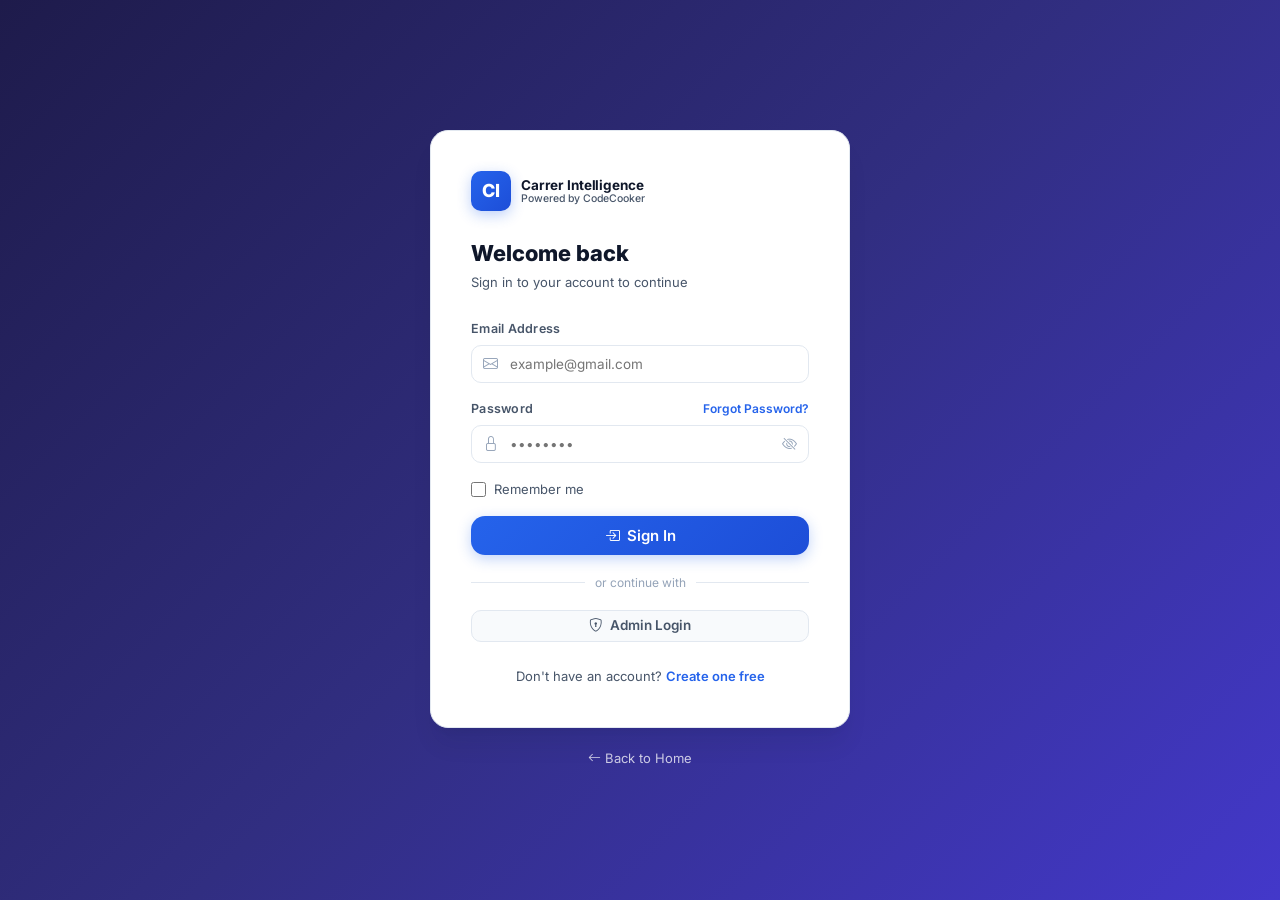
<file: login.html>
<!DOCTYPE html>
<html lang="en">
<head>
  <meta charset="UTF-8" />
  <meta name="viewport" content="width=device-width, initial-scale=1.0" />
  <title>Login — AI Resume Analyzer</title>
  <meta name="description" content="Sign in to your AI Resume Analyzer account to access AI-powered resume analysis." />
  <link rel="stylesheet" href="https://cdn.jsdelivr.net/npm/bootstrap-icons@1.11.3/font/bootstrap-icons.min.css" />
  <link rel="stylesheet" href="css/style.css" />
  <style>
    .auth-page {
      background: linear-gradient(135deg, #1E1B4B 0%, #312E81 50%, #4338CA 100%);
    }
    .auth-page a[href="index.html"] {
      color: rgba(255, 255, 255, 0.75) !important;
    }
    .auth-page a[href="index.html"]:hover {
      color: #ffffff !important;
    }
  </style>
</head>
<body>

<div class="auth-page">
  <div style="width:100%;max-width:420px;">

    <!-- Card -->
    <div class="auth-card">
      <!-- Logo -->
      <div class="auth-logo">
        <div class="auth-logo-icon">CI</div>
        <div class="auth-logo-text">
          <div class="brand-title">Carrer Intelligence</div>
          <div class="brand-sub">Powered by CodeCooker</div>
        </div>
      </div>

      <h1 class="auth-heading">Welcome back</h1>
      <p class="auth-sub">Sign in to your account to continue</p>

      <!-- Login Form -->
      <form id="loginForm" novalidate>
        <!-- Email -->
        <div class="form-group">
          <label class="form-label" for="loginEmail">Email Address</label>
          <div class="input-wrapper">
            <i class="bi bi-envelope input-icon"></i>
            <input
              type="email" class="form-control" id="loginEmail" placeholder="example@gmail.com" autocomplete="email"
            />
          </div>
          <div class="invalid-feedback">Please enter a valid email address.</div>
        </div>

        <!-- Password -->
        <div class="form-group">
          <div style="display:flex;justify-content:space-between;align-items:center;margin-bottom:6px;">
            <label class="form-label" for="loginPassword" style="margin:0;">Password</label>
            <a href="#" class="auth-link" style="font-size:12px;" id="forgotPasswordLink">
              Forgot Password?
            </a>
          </div>
          <div class="input-wrapper">
            <i class="bi bi-lock input-icon"></i>
            <input
              type="password" class="form-control" id="loginPassword" placeholder="••••••••" autocomplete="current-password"
            />
            <i class="bi bi-eye-slash input-toggle" id="loginPassToggle"></i>
          </div>
          <div class="invalid-feedback">Password is required.</div>
        </div>

        <!-- Remember me -->
        <div class="form-group">
          <label class="form-check">
            <input type="checkbox" class="form-check-input" id="rememberMe" />
            Remember me
          </label>
        </div>

        <!-- Submit -->
        <button type="submit" class="btn btn-primary btn-full btn-lg" id="loginBtn">
          <i class="bi bi-box-arrow-in-right"></i> Sign In
        </button>
      </form>

      <!-- Divider -->
      <div class="auth-divider"><span>or continue with</span></div>

      <!-- Admin Login link -->
      <a href="admin-login.html" class="btn btn-ghost btn-full" style="margin-bottom:4px;">
        <i class="bi bi-shield-lock"></i> Admin Login
      </a>

      <!-- Register link -->
      <div class="auth-footer">
        Don't have an account?
        <a href="register.html" class="auth-link">Create one free</a>
      </div>
    </div>

    <!-- Back to home -->
    <div style="text-align:center;margin-top:18px;">
      <a href="index.html" style="font-size:13px;color:var(--text-muted);">
        <i class="bi bi-arrow-left"></i> Back to Home
      </a>
    </div>

  </div>
</div>

<!-- Forgot Password Modal -->
<div id="forgotPasswordModal" style="display:none;position:fixed;inset:0;background:rgba(15,23,42,0.65);z-index:9999;backdrop-filter:blur(4px);align-items:center;justify-content:center;padding:16px;">
  <div class="card" style="max-width:440px;width:100%;margin:auto;box-shadow:0 25px 50px -12px rgba(0,0,0,0.5);border:1px solid var(--border-color);border-radius:16px;background:var(--card-bg, #ffffff);overflow:hidden;">
    
    <!-- Modal Header -->
    <div style="padding:18px 22px;border-bottom:1px solid var(--border-light);display:flex;align-items:center;justify-content:space-between;">
      <div style="display:flex;align-items:center;gap:10px;">
        <div style="width:36px;height:36px;border-radius:10px;background:rgba(124,58,237,0.12);color:var(--primary);display:flex;align-items:center;justify-content:center;font-size:18px;">
          <i class="bi bi-shield-lock-fill"></i>
        </div>
        <div>
          <h3 style="font-size:16px;font-weight:700;margin:0;">Reset Password</h3>
          <p style="font-size:12px;color:var(--text-muted);margin:0;">Verify email &amp; create new password</p>
        </div>
      </div>
      <button type="button" class="btn btn-ghost btn-sm" id="closeForgotModalBtn" style="padding:4px 8px;border-radius:8px;">
        <i class="bi bi-x-lg"></i>
      </button>
    </div>

    <!-- Modal Body -->
    <div style="padding:22px;">
      
      <!-- Step 1: Request OTP -->
      <div id="forgotStep1">
        <p style="font-size:13px;color:var(--text-secondary);margin-bottom:16px;line-height:1.5;">
          Enter your registered email address. We will verify your account and provide a 6-digit verification code.
        </p>

        <div class="form-group" style="margin-bottom:16px;">
          <label class="form-label" for="resetEmailInput" style="font-weight:600;font-size:13px;">Registered Email Address</label>
          <div class="input-wrapper">
            <i class="bi bi-envelope input-icon"></i>
            <input type="email" class="form-control" id="resetEmailInput" placeholder="name@example.com" required />
          </div>
          <div class="invalid-feedback" id="resetEmailError" style="display:none;color:var(--red);font-size:12px;margin-top:4px;"></div>
        </div>

        <button type="button" class="btn btn-primary btn-full" id="sendOtpBtn">
          <i class="bi bi-send-fill"></i> Send Verification Code
        </button>
      </div>

      <!-- Step 2: Enter OTP & New Password -->
      <div id="forgotStep2" style="display:none;">
        <div class="alert alert-info" id="otpNoticeBox" style="font-size:12.5px;padding:10px 14px;border-radius:8px;margin-bottom:16px;background:rgba(14,165,233,0.1);color:#0284C7;border:1px solid rgba(14,165,233,0.25);">
          <i class="bi bi-info-circle-fill" style="margin-right:6px;"></i> <span id="otpNoticeText">Verification code generated!</span>
        </div>

        <div class="form-group" style="margin-bottom:14px;">
          <label class="form-label" for="resetOtpInput" style="font-weight:600;font-size:13px;">6-Digit Verification Code</label>
          <div class="input-wrapper">
            <i class="bi bi-key input-icon"></i>
            <input type="text" class="form-control" id="resetOtpInput" placeholder="123456" maxlength="6" style="letter-spacing:4px;font-weight:700;font-size:16px;text-align:center;" required />
          </div>
          <div class="invalid-feedback" id="resetOtpError" style="display:none;color:var(--red);font-size:12px;margin-top:4px;"></div>
        </div>

        <div class="form-group" style="margin-bottom:14px;">
          <label class="form-label" for="resetNewPassInput" style="font-weight:600;font-size:13px;">New Password</label>
          <div class="input-wrapper">
            <i class="bi bi-lock input-icon"></i>
            <input type="password" class="form-control" id="resetNewPassInput" placeholder="At least 6 characters" required />
            <i class="bi bi-eye-slash input-toggle" id="resetNewPassToggle"></i>
          </div>
          <div class="invalid-feedback" id="resetNewPassError" style="display:none;color:var(--red);font-size:12px;margin-top:4px;"></div>
        </div>

        <div class="form-group" style="margin-bottom:18px;">
          <label class="form-label" for="resetConfirmPassInput" style="font-weight:600;font-size:13px;">Confirm New Password</label>
          <div class="input-wrapper">
            <i class="bi bi-lock-fill input-icon"></i>
            <input type="password" class="form-control" id="resetConfirmPassInput" placeholder="Repeat new password" required />
          </div>
          <div class="invalid-feedback" id="resetConfirmPassError" style="display:none;color:var(--red);font-size:12px;margin-top:4px;"></div>
        </div>

        <div style="display:flex;gap:10px;">
          <button type="button" class="btn btn-outline" id="backToStep1Btn" style="flex:1;">
            <i class="bi bi-arrow-left"></i> Back
          </button>
          <button type="button" class="btn btn-primary" id="confirmResetBtn" style="flex:2;">
            <i class="bi bi-check2-circle"></i> Update Password
          </button>
        </div>
      </div>

    </div>
  </div>
</div>

<script src="js/config.js"></script>
<script src="js/main.js"></script>
<script src="js/auth.js"></script>
</body>
</html>
</file>
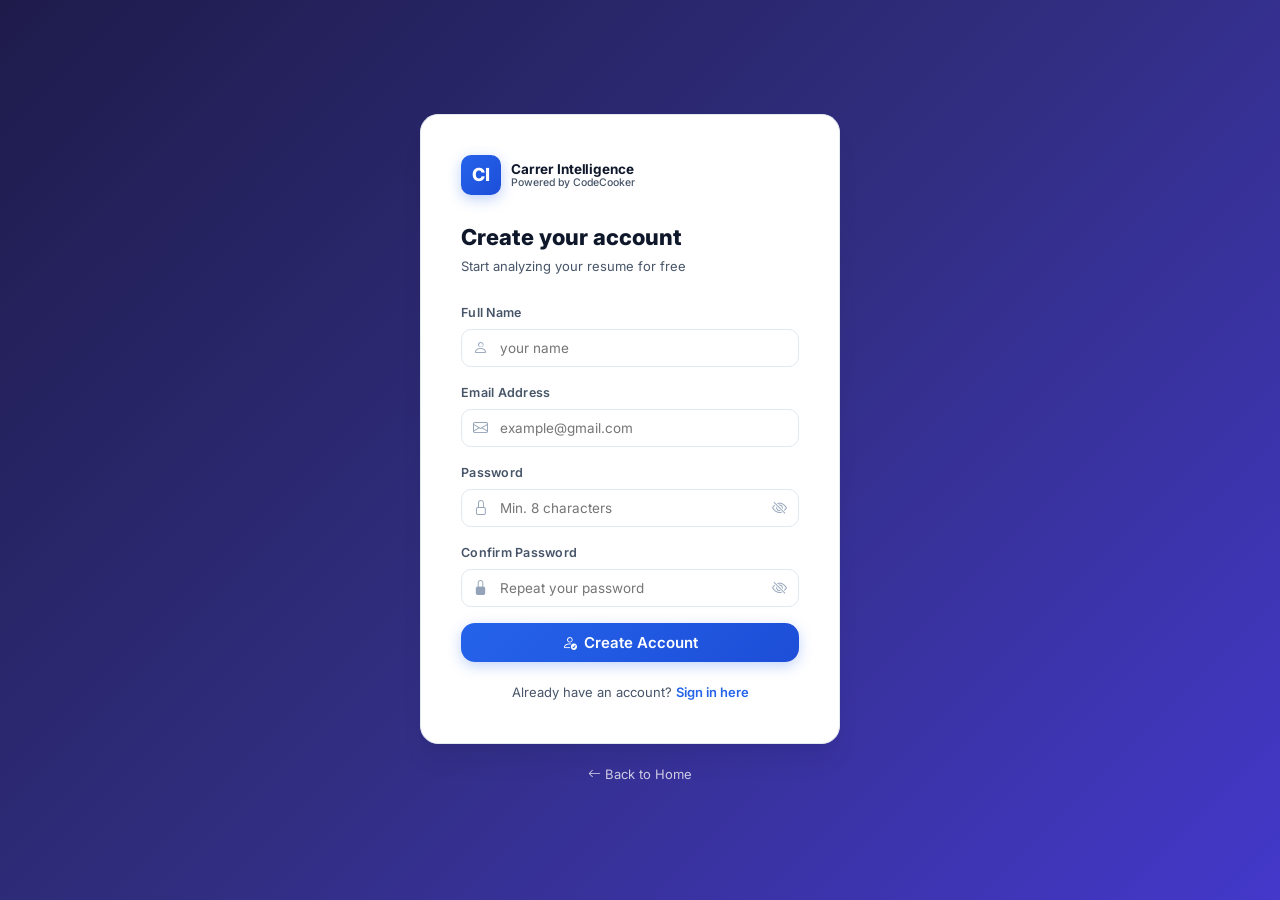
<file: register.html>
<!DOCTYPE html>
<html lang="en">
<head>
  <meta charset="UTF-8" />
  <meta name="viewport" content="width=device-width, initial-scale=1.0" />
  <title>Register — AI Resume Analyzer</title>
  <meta name="description" content="Create a free AI Resume Analyzer account to start getting AI-powered feedback on your resume." />
  <link rel="stylesheet" href="https://cdn.jsdelivr.net/npm/bootstrap-icons@1.11.3/font/bootstrap-icons.min.css" />
  <link rel="stylesheet" href="css/style.css" />
  <style>
    .auth-page {
      background: linear-gradient(135deg, #1E1B4B 0%, #312E81 50%, #4338CA 100%);
    }
    .auth-page a[href="index.html"] {
      color: rgba(255, 255, 255, 0.75) !important;
    }
    .auth-page a[href="index.html"]:hover {
      color: #ffffff !important;
    }
  </style>
</head>
<body>

<div class="auth-page">
  <div style="width:100%;max-width:440px;">

    <div class="auth-card">
      <!-- Logo -->
      <div class="auth-logo">
        <div class="auth-logo-icon">CI</div>
        <div class="auth-logo-text">
          <div class="brand-title">Carrer Intelligence</div>
          <div class="brand-sub">Powered by CodeCooker</div>
        </div>
      </div>

      <h1 class="auth-heading">Create your account </h1>
      <p class="auth-sub">Start analyzing your resume for free</p>

      <!-- Register Form -->
      <form id="registerForm" novalidate>

        <!-- Full Name -->
        <div class="form-group">
          <label class="form-label" for="regName">Full Name</label>
          <div class="input-wrapper">
            <i class="bi bi-person input-icon"></i>
            <input
              type="text" class="form-control" id="regName" placeholder="your name" autocomplete="name"
            />
          </div>
          <div class="invalid-feedback">Full name is required (min 2 characters).</div>
        </div>

        <!-- Email -->
        <div class="form-group">
          <label class="form-label" for="regEmail">Email Address</label>
          <div class="input-wrapper">
            <i class="bi bi-envelope input-icon"></i>
            <input
              type="email" class="form-control" id="regEmail" placeholder="example@gmail.com" autocomplete="email"
            />
          </div>
          <div class="invalid-feedback">Please enter a valid email address.</div>
        </div>

        <!-- Password -->
        <div class="form-group">
          <label class="form-label" for="regPassword">Password</label>
          <div class="input-wrapper">
            <i class="bi bi-lock input-icon"></i>
            <input
              type="password" class="form-control" id="regPassword" placeholder="Min. 8 characters" autocomplete="new-password"
            />
            <i class="bi bi-eye-slash input-toggle"></i>
          </div>
          <div class="invalid-feedback">Password must be at least 8 characters.</div>
        </div>

        <!-- Confirm Password -->
        <div class="form-group">
          <label class="form-label" for="regConfirm">Confirm Password</label>
          <div class="input-wrapper">
            <i class="bi bi-lock-fill input-icon"></i>
            <input
              type="password" class="form-control" id="regConfirm" placeholder="Repeat your password" autocomplete="new-password"
            />
            <i class="bi bi-eye-slash input-toggle"></i>
          </div>
          <div class="invalid-feedback">Passwords do not match.</div>
        </div>

        <!-- Submit -->
        <button type="submit" class="btn btn-primary btn-full btn-lg" id="registerBtn">
          <i class="bi bi-person-check"></i> Create Account
        </button>
      </form>

      <div class="auth-footer">
        Already have an account?
        <a href="login.html" class="auth-link">Sign in here</a>
      </div>
    </div>

    <!-- Back to home -->
    <div style="text-align:center;margin-top:18px;">
      <a href="index.html" style="font-size:13px;color:var(--text-muted);">
        <i class="bi bi-arrow-left"></i> Back to Home
      </a>
    </div>

  </div>
</div>

<script src="js/config.js"></script>
<script src="js/main.js"></script>
<script src="js/auth.js"></script>
</body>
</html>
</file>
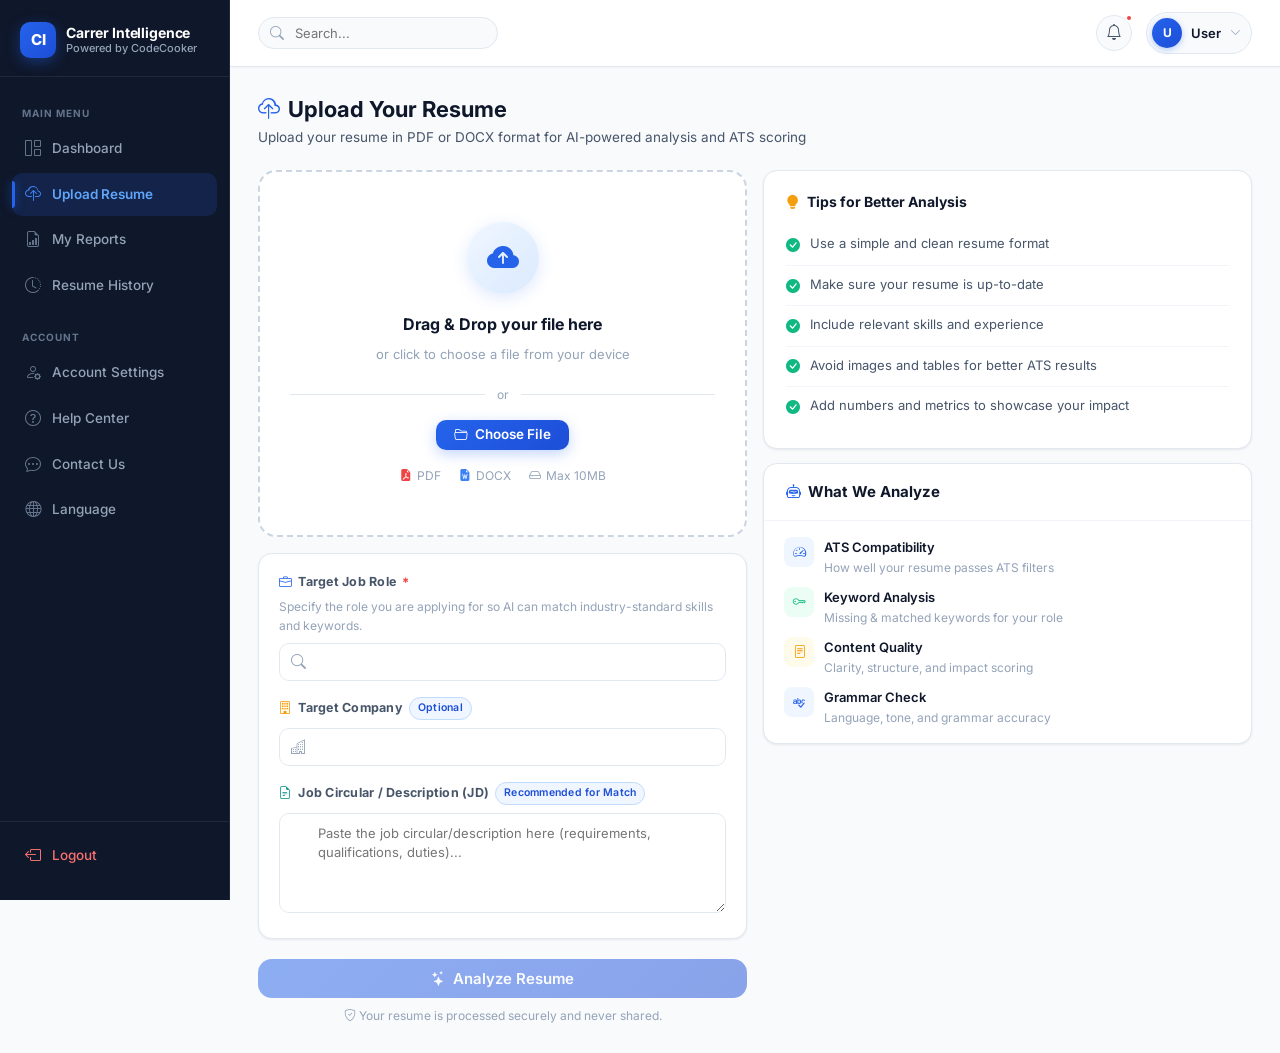
<file: upload.html>
<!DOCTYPE html>
<html lang="en">
<head>
  <meta charset="UTF-8" />
  <meta name="viewport" content="width=device-width, initial-scale=1.0" />
  <title>Upload Resume — AI Resume Analyzer</title>
  <meta name="description" content="Upload your resume in PDF or DOCX format for instant AI analysis and ATS scoring." />
  <link rel="stylesheet" href="https://cdn.jsdelivr.net/npm/bootstrap-icons@1.11.3/font/bootstrap-icons.min.css" />
  <link rel="stylesheet" href="css/style.css" />
</head>
<body>

<!-- Sidebar Overlay (mobile) -->
<div class="sidebar-overlay" id="sidebarOverlay"></div>

<div class="app-wrapper">

  <!-- ═══════════ SIDEBAR ════════════════════════════ -->
  <aside class="sidebar" id="sidebar">
    <div class="sidebar-logo">
      <div class="sidebar-brand">
        <div class="sidebar-brand-icon">CI</div>
        <div class="sidebar-brand-text">
          <div class="brand-title">Carrer Intelligence</div>
          <div class="brand-sub">Powered by CodeCooker</div>
        </div>
      </div>
    </div>

    <nav class="sidebar-nav">
      <div class="nav-section-label">Main Menu</div>
      <div class="nav-item">
        <a href="dashboard.html" class="nav-link"><i class="bi bi-grid-1x2"></i> Dashboard</a>
      </div>
      <div class="nav-item">
        <a href="upload.html" class="nav-link active"><i class="bi bi-cloud-upload"></i> Upload Resume</a>
      </div>
      <div class="nav-item">
        <a href="history.html" class="nav-link"><i class="bi bi-file-earmark-bar-graph"></i> My Reports</a>
      </div>
      <div class="nav-item">
        <a href="history.html" class="nav-link"><i class="bi bi-clock-history"></i> Resume History</a>
      </div>
      <div class="nav-section-label" style="margin-top:10px;">Account</div>

      <div class="nav-item">
        <a href="#" class="nav-link" id="nav-account-settings">
          <i class="bi bi-person-gear"></i> Account Settings
        </a>
      </div>
      <div class="nav-item">
        <a href="#" class="nav-link" id="nav-help-center">
          <i class="bi bi-question-circle"></i> Help Center
        </a>
      </div>
      <div class="nav-item">
        <a href="#" class="nav-link" id="nav-contact-us">
          <i class="bi bi-chat-dots"></i> Contact Us
        </a>
      </div>
      <div class="nav-item">
        <a href="#" class="nav-link" id="nav-language">
          <i class="bi bi-globe"></i> Language
        </a>
      </div>
    </nav>

    <div class="sidebar-footer">
      <div class="nav-item">
        <a href="login.html" class="nav-link logout-link"><i class="bi bi-box-arrow-left"></i> Logout</a>
      </div>
    </div>
  </aside>

  <!-- ═══════════ MAIN CONTENT ══════════════════════ -->
  <div class="main-content">

    <!-- Top Header -->
    <header class="top-header">
      <div class="header-left">
        <button class="sidebar-toggle" id="sidebarToggle"><i class="bi bi-list"></i></button>
        <div class="header-search">
          <i class="bi bi-search search-icon"></i>
          <input type="text" placeholder="Search..." />
        </div>
      </div>
      <div class="header-right">
        <button class="header-icon-btn" onclick="showToast('No new notifications.','info')">
          <i class="bi bi-bell"></i>
          <span class="notif-badge"></span>
        </button>
        <div class="user-profile-wrapper">
          <div class="user-profile-btn" id="profileDropdownBtn">
            <div class="avatar-placeholder" id="userAvatar">U</div>
            <span class="user-name" id="userNameHeader">User</span>
            <i class="bi bi-chevron-down" style="font-size:11px;color:var(--text-muted);"></i>
          </div>

          <!-- Profile Dropdown Menu -->
          <div class="profile-dropdown-menu" id="profileDropdownMenu">
            <div class="dropdown-user-info">
              <div class="dropdown-user-name" id="dropdownUserName">User</div>
              <div class="dropdown-user-email" id="dropdownUserEmail">user@example.com</div>
            </div>
            <div class="dropdown-divider"></div>
            <a href="#" class="dropdown-item" id="btnAccountSettings">
              <i class="bi bi-person-gear"></i>
              <span>Account settings</span>
            </a>
            <div class="dropdown-divider"></div>
            <a href="#" class="dropdown-item" id="btnHelpCenter">
              <i class="bi bi-question-circle"></i>
              <span>Help center</span>
            </a>
            <a href="#" class="dropdown-item" id="btnContactUs">
              <i class="bi bi-chat-dots"></i>
              <span>Contact us</span>
            </a>
            <div class="dropdown-divider"></div>
            <div class="dropdown-item dropdown-item-between" id="btnLanguage">
              <div style="display:flex;align-items:center;gap:10px;">
                <i class="bi bi-globe"></i>
                <span>Language</span>
              </div>
              <div class="dropdown-lang-badge">
                <span id="currentLangLabel">English</span>
              </div>
            </div>
            <div class="dropdown-divider"></div>
            <a href="#" class="dropdown-item text-danger logout-link" id="dropdownLogoutBtn">
              <i class="bi bi-box-arrow-right"></i>
              <span>Log out</span>
            </a>
          </div>
        </div>
      </div>
    </header>

    <!-- Page Content -->
    <main class="page-content">

      <div class="section-header">
        <h2><i class="bi bi-cloud-upload" style="color:var(--primary);margin-right:8px;"></i>Upload Your Resume</h2>
        <p>Upload your resume in PDF or DOCX format for AI-powered analysis and ATS scoring</p>
      </div>

      <div class="two-col" style="align-items:start;">

        <!-- Upload Box -->
        <div>
          <div class="upload-box" id="dropZone">
            <div class="upload-icon">
              <i class="bi bi-cloud-arrow-up-fill"></i>
            </div>
            <div class="upload-heading">Drag &amp; Drop your file here</div>
            <div class="upload-sub">or click to choose a file from your device</div>

            <div class="upload-divider"><span>or</span></div>

            <button class="btn btn-primary" id="chooseFileBtn" type="button">
              <i class="bi bi-folder2-open"></i> Choose File
            </button>

            <input
              type="file"
              id="fileInput"
              accept=".pdf,.docx"
              style="display:none;"
            />

            <div class="upload-meta">
              <span><i class="bi bi-file-earmark-pdf-fill" style="color:#EF4444;"></i> PDF</span>
              <span><i class="bi bi-file-earmark-word-fill" style="color:#3B82F6;"></i> DOCX</span>
              <span><i class="bi bi-hdd"></i> Max 10MB</span>
            </div>
          </div>

          <!-- File preview area -->
          <div id="filePreview" style="display:none;margin-top:14px;"></div>

          <!-- Target Job Role & Target Company Input -->
          <div class="card" style="margin-top:16px;padding:18px 20px;">
            <!-- Target Job Role -->
            <div style="margin-bottom:16px;">
              <label class="form-label" for="targetJobInput" style="font-weight:700;display:flex;align-items:center;gap:6px;margin-bottom:4px;">
                <i class="bi bi-briefcase" style="color:var(--primary);"></i> Target Job Role <span style="color:var(--red);font-size:13px;">*</span>
              </label>
              <p style="font-size:12px;color:var(--text-muted);margin-bottom:8px;">
                Specify the role you are applying for so AI can match industry-standard skills and keywords.
              </p>
              <div class="input-wrapper">
                <i class="bi bi-search input-icon"></i>
                <input
                  type="text"
                  class="form-control"
                  id="targetJobInput"
                  list="popularJobsList"
                  required
                />
                <datalist id="popularJobsList">
                  <option value="Software Engineer">
                  <option value="Frontend Developer">
                  <option value="Backend Developer">
                  <option value="Full Stack Developer">
                  <option value="Cyber Security Analyst">
                  <option value="Data Analyst">
                  <option value="Python Developer">
                  <option value="Management Trainee">
                  <option value="UI/UX Designer">
                  <option value="DevOps Engineer">
                </datalist>
              </div>
            </div>

            <!-- Target Company Name (Optional) -->
            <div>
              <div style="display:flex;align-items:center;justify-content:space-between;margin-bottom:8px;">
                <label class="form-label" for="targetCompanyInput" style="font-weight:700;display:flex;align-items:center;gap:6px;margin-bottom:0;">
                  <i class="bi bi-building" style="color:var(--accent-orange);"></i> Target Company <span class="badge badge-purple" style="font-size:10.5px;font-weight:600;padding:2px 8px;">Optional</span>
                </label>
              </div>
              <div class="input-wrapper">
                <i class="bi bi-buildings input-icon"></i>
                <input
                  type="text"
                  class="form-control"
                  id="targetCompanyInput"
                  list="popularCompaniesList"
                />
                <datalist id="popularCompaniesList">
                  <option value="BRAC Bank">
                  <option value="bKash">
                  <option value="Grameenphone">
                  <option value="Banglalink">
                  <option value="Robi Axiata">
                  <option value="Brain Station 23">
                  <option value="Samsung R&D">
                  <option value="Pathao">
                  <option value="Chaldal">
                  <option value="Google">
                  <option value="Microsoft">
                  <option value="Amazon">
                </datalist>
              </div>
            </div>

            <!-- Job Circular / Description (JD) (Optional) -->
            <div style="margin-top:16px;">
              <div style="display:flex;align-items:center;justify-content:space-between;margin-bottom:8px;">
                <label class="form-label" for="targetJobDescriptionInput" style="font-weight:700;display:flex;align-items:center;gap:6px;margin-bottom:0;">
                  <i class="bi bi-file-earmark-text" style="color:var(--accent-teal, #0d9488);"></i> Job Circular / Description (JD) 
                  <span class="badge badge-purple" style="font-size:10.5px;font-weight:600;padding:2px 8px;">Recommended for Match</span>
                </label>
              </div>
              <div class="input-wrapper" style="align-items:flex-start;">
                <textarea
                  class="form-control"
                  id="targetJobDescriptionInput"
                  rows="4"
                  placeholder="Paste the job circular/description here (requirements, qualifications, duties)..."
                  style="font-size:13px;line-height:1.5;resize:vertical;padding-top:10px;"
                ></textarea>
              </div>
            </div>
          </div>

          <!-- Analyze Button -->
          <div style="margin-top:20px;">
            <button class="btn btn-primary btn-full btn-lg" id="analyzeBtn" disabled>
              <i class="bi bi-stars"></i> Analyze Resume
            </button>
            <p style="font-size:12px;color:var(--text-muted);text-align:center;margin-top:8px;">
              <i class="bi bi-shield-check"></i> Your resume is processed securely and never shared.
            </p>
          </div>
        </div>

        <!-- Tips Column -->
        <div style="display:flex;flex-direction:column;gap:14px;">
          <!-- Tips Card -->
          <div class="tips-card">
            <h3><i class="bi bi-lightbulb-fill" style="color:var(--accent-orange);margin-right:7px;"></i>Tips for Better Analysis</h3>
            <div class="tip-item">
              <i class="bi bi-check-circle-fill"></i>
              Use a simple and clean resume format
            </div>
            <div class="tip-item">
              <i class="bi bi-check-circle-fill"></i>
              Make sure your resume is up-to-date
            </div>
            <div class="tip-item">
              <i class="bi bi-check-circle-fill"></i>
              Include relevant skills and experience
            </div>
            <div class="tip-item">
              <i class="bi bi-check-circle-fill"></i>
              Avoid images and tables for better ATS results
            </div>
            <div class="tip-item">
              <i class="bi bi-check-circle-fill"></i>
              Add numbers and metrics to showcase your impact
            </div>
          </div>

          <!-- What We Analyze -->
          <div class="card">
            <div class="card-header">
              <h3><i class="bi bi-robot" style="color:var(--primary);margin-right:7px;"></i>What We Analyze</h3>
            </div>
            <div class="card-body" style="padding:16px 20px;">
              <div style="display:flex;flex-direction:column;gap:10px;">
                <div style="display:flex;align-items:center;gap:10px;font-size:13px;">
                  <div class="stat-card-icon icon-purple" style="width:30px;height:30px;font-size:13px;border-radius:8px;flex-shrink:0;">
                    <i class="bi bi-speedometer2"></i>
                  </div>
                  <div>
                    <div style="font-weight:600;">ATS Compatibility</div>
                    <div style="color:var(--text-muted);font-size:12px;">How well your resume passes ATS filters</div>
                  </div>
                </div>
                <div style="display:flex;align-items:center;gap:10px;font-size:13px;">
                  <div class="stat-card-icon icon-green" style="width:30px;height:30px;font-size:13px;border-radius:8px;flex-shrink:0;">
                    <i class="bi bi-key"></i>
                  </div>
                  <div>
                    <div style="font-weight:600;">Keyword Analysis</div>
                    <div style="color:var(--text-muted);font-size:12px;">Missing &amp; matched keywords for your role</div>
                  </div>
                </div>
                <div style="display:flex;align-items:center;gap:10px;font-size:13px;">
                  <div class="stat-card-icon icon-orange" style="width:30px;height:30px;font-size:13px;border-radius:8px;flex-shrink:0;">
                    <i class="bi bi-file-text"></i>
                  </div>
                  <div>
                    <div style="font-weight:600;">Content Quality</div>
                    <div style="color:var(--text-muted);font-size:12px;">Clarity, structure, and impact scoring</div>
                  </div>
                </div>
                <div style="display:flex;align-items:center;gap:10px;font-size:13px;">
                  <div class="stat-card-icon icon-blue" style="width:30px;height:30px;font-size:13px;border-radius:8px;flex-shrink:0;">
                    <i class="bi bi-spellcheck"></i>
                  </div>
                  <div>
                    <div style="font-weight:600;">Grammar Check</div>
                    <div style="color:var(--text-muted);font-size:12px;">Language, tone, and grammar accuracy</div>
                  </div>
                </div>
              </div>
            </div>
          </div>
        </div>

      </div>
    </main>
  </div>
</div>

<script src="js/config.js"></script>
<script src="js/main.js"></script>
<script src="js/upload.js"></script>
</body>
</html>
</file>
<file: css/style.css>
/* AI RESUME ANALYZER — style.css
   ─────────────────────────────────
   1.  Font & Variables
   2.  Reset & Base
   3.  Layout (Sidebar, Main)
   4.  Header
   5.  Page & Section
   6.  Stat Cards
   7.  Card Component
   8.  Table
   9.  Buttons
   10. Badges
   11. Score Ring
   12. Score Cards (Analysis)
   13. Upload Box
   14. Auth / Forms
   15. Home Page
   16. Analysis (Lists, Suggestions, Bars, Tabs)
   17. Filter Bar
   18. Welcome Banner
   19. Tips Card
   20. Toast
   21. Utilities
   22. Responsive
*/

/* ── 1. FONT & VARIABLES ─────────────────────── */
@import url('https://fonts.googleapis.com/css2?family=Inter:wght@300;400;500;600;700;800&display=swap');

:root {
  /* Enterprise Royal Sapphire Brand */
  --primary:        #2563EB; /* Royal Sapphire Blue */
  --primary-light:  #3B82F6; /* Cobalt Blue */
  --primary-dark:   #1D4ED8; /* Deep Navy Sapphire */
  --primary-soft:   #EFF6FF; /* Crisp Ice Blue */
  --primary-bg:     #F0F7FF; /* Subtle Azure Tint */
  --primary-border: #BFDBFE; /* Border Tint */

  /* Semantic Feedback */
  --green:          #10B981;
  --orange:         #F59E0B;
  --red:            #EF4444;
  --blue:           #2563EB;

  /* Typography & Surfaces */
  --text:           #0F172A; /* Slate 900 */
  --text-sub:       #475569; /* Slate 600 */
  --text-muted:     #94A3B8; /* Slate 400 */
  --bg:             #F8FAFC; /* Slate 50 SaaS Canvas */
  --bg-white:       #FFFFFF;
  --border:         #E2E8F0; /* Slate 200 */
  --border-light:   #F1F5F9; /* Slate 100 */

  /* Compatibility aliases for HTML inline styles */
  --text-primary:   var(--text);
  --text-secondary: var(--text-sub);
  --accent-orange:  var(--orange);
  --accent-green:   var(--green);
  --accent-blue:    var(--blue);
  --radius-sm:      var(--r-sm);
  --radius-md:      var(--r-md);
  --radius-lg:      var(--r-lg);
  --radius-xl:      var(--r-xl);
  --radius-full:    var(--r-full);
  --bg-light:       #F8FAFC;

  /* Dark Obsidian Sidebar Tokens */
  --sidebar-bg:         #0F172A; /* Deep Obsidian Slate */
  --sidebar-border:     #1E293B; /* Slate 800 */
  --sidebar-text:       #94A3B8; /* Slate 400 */
  --sidebar-hover-bg:   rgba(255, 255, 255, 0.06);
  --sidebar-active-bg:  rgba(37, 99, 235, 0.16);
  --sidebar-active-text:#60A5FA;

  /* Elevation Shadows */
  --shadow-sm:      0 1px 3px rgba(15,23,42,.05), 0 1px 2px rgba(15,23,42,.03);
  --shadow-md:      0 4px 16px -2px rgba(15,23,42,.08), 0 2px 6px -1px rgba(15,23,42,.04);
  --shadow-lg:      0 12px 32px -4px rgba(15,23,42,.12), 0 4px 12px -2px rgba(15,23,42,.06);
  --shadow-purple:  0 4px 18px rgba(37,99,235,.25);

  --r-sm:           6px;
  --r-md:           10px;
  --r-lg:           14px;
  --r-xl:           18px;
  --r-full:         9999px;
  --sidebar-w:      230px;
  --t:              0.2s cubic-bezier(0.16, 1, 0.3, 1);
}

/* ── 2. RESET & BASE ─────────────────────────── */
*, *::before, *::after {
  box-sizing: border-box;
  margin: 0;
  padding: 0;
}
html {
  font-size: 15px;
  scroll-behavior: smooth;
}
body {
  font-family: 'Inter', sans-serif;
  background: var(--bg);
  color: var(--text);
  line-height: 1.6;
}
a { text-decoration: none; color: inherit; }
img { max-width: 100%; display: block; }
ul { list-style: none; }
button { cursor: pointer; }
h1, h2, h3, h4, h5, h6 {
  color: var(--text);
  font-weight: 700;
  line-height: 1.3;
}
::-webkit-scrollbar { width: 5px; }
::-webkit-scrollbar-track { background: transparent; }
::-webkit-scrollbar-thumb { background: var(--border); border-radius: 3px; }

/* ── 3. LAYOUT ───────────────────────────────── */
.app-wrapper {
  display: flex;
  min-height: 100vh;
}

/* Sidebar */
.sidebar {
  width: var(--sidebar-w);
  min-width: var(--sidebar-w);
  background: var(--sidebar-bg);
  border-right: 1px solid var(--sidebar-border);
  display: flex;
  flex-direction: column;
  position: fixed;
  top: 0;
  left: 0;
  height: 100vh;
  overflow-y: auto;
  z-index: 100;
  transition: transform var(--t);
  color: #F8FAFC;
}
.sidebar::-webkit-scrollbar { width: 4px; }
.sidebar::-webkit-scrollbar-thumb { background: rgba(255, 255, 255, 0.12); border-radius: 2px; }
.sidebar-logo {
  padding: 22px 20px 18px;
  border-bottom: 1px solid var(--sidebar-border);
}
.sidebar-brand {
  display: flex;
  align-items: center;
  gap: 10px;
}
.sidebar-brand-icon {
  width: 36px;
  height: 36px;
  border-radius: var(--r-md);
  flex-shrink: 0;
  background: linear-gradient(135deg, var(--primary), var(--primary-dark));
  display: flex;
  align-items: center;
  justify-content: center;
  color: #fff;
  font-size: 15px;
  font-weight: 800;
  box-shadow: 0 4px 14px rgba(37, 99, 235, 0.4);
}
/* Brand Text - default for light backgrounds (navbar, modals, cards) */
.brand-title {
  font-size: 14px;
  font-weight: 700;
  color: var(--text);
  letter-spacing: -0.01em;
  line-height: 1.2;
}
.brand-sub {
  font-size: 11px;
  color: var(--text-sub);
  font-weight: 500;
  line-height: 1.2;
}
.sidebar-brand-text .brand-title {
  color: var(--text);
}
.sidebar-brand-text .brand-sub {
  color: var(--text-sub);
}

/* Scoped ONLY to Dark Sidebar */
.sidebar .sidebar-brand-text .brand-title {
  color: #FFFFFF;
}
.sidebar .sidebar-brand-text .brand-sub {
  color: var(--sidebar-text);
}

/* Home Navbar specific brand styling */
.home-nav .brand-title {
  color: var(--text) !important;
}
.home-nav .brand-sub {
  color: var(--text-sub) !important;
}

/* Scoped to Dark Footer */
.footer .brand-title {
  color: #FFFFFF !important;
}
.footer .brand-sub {
  color: rgba(255, 255, 255, 0.7) !important;
}
.sidebar-nav {
  flex: 1;
  padding: 16px 12px;
}
.nav-section-label {
  font-size: 10px;
  font-weight: 700;
  color: #64748B;
  letter-spacing: 0.1em;
  text-transform: uppercase;
  padding: 12px 10px 6px;
}
.nav-item { margin-bottom: 2px; }
.nav-link {
  display: flex;
  align-items: center;
  gap: 10px;
  padding: 9px 12px;
  border-radius: var(--r-md);
  font-size: 13.5px;
  font-weight: 500;
  color: var(--sidebar-text);
  transition: all var(--t);
  position: relative;
}
.nav-link i {
  font-size: 16px;
  width: 18px;
  text-align: center;
  flex-shrink: 0;
  color: #64748B;
  transition: color var(--t);
}
.nav-link:hover {
  background: var(--sidebar-hover-bg);
  color: #FFFFFF;
}
.nav-link:hover i {
  color: #93C5FD;
}
.nav-link.active {
  background: var(--sidebar-active-bg);
  color: var(--sidebar-active-text);
  font-weight: 600;
}
.nav-link.active i {
  color: #3B82F6;
}
.nav-link.active::before {
  content: '';
  position: absolute;
  left: 0;
  top: 50%;
  transform: translateY(-50%);
  height: 60%;
  width: 3px;
  background: var(--primary);
  border-radius: 0 3px 3px 0;
  box-shadow: 0 0 10px rgba(37, 99, 235, 0.7);
}
.nav-link.logout-link { color: #F87171; }
.nav-link.logout-link i { color: #F87171; }
.nav-link.logout-link:hover {
  background: rgba(239, 68, 68, 0.14);
  color: #EF4444;
}
.nav-link.logout-link:hover i { color: #EF4444; }
.sidebar-footer {
  padding: 12px 12px 20px;
  border-top: 1px solid var(--sidebar-border);
}

/* Mobile Overlay */
.sidebar-overlay {
  display: none;
  position: fixed;
  inset: 0;
  background: rgba(0,0,0,.4);
  z-index: 150;
}
.sidebar-overlay.active { display: block; }

/* Main Content */
.main-content {
  flex: 1;
  margin-left: var(--sidebar-w);
  min-height: 100vh;
  display: flex;
  flex-direction: column;
}

/* ── 4. HEADER ───────────────────────────────── */
.top-header {
  background: var(--bg-white);
  border-bottom: 1px solid var(--border);
  padding: 12px 28px;
  display: flex;
  align-items: center;
  justify-content: space-between;
  position: sticky;
  top: 0;
  z-index: 50;
  box-shadow: 0 1px 2px rgba(15, 23, 42, 0.03);
}
.header-left { display: flex; align-items: center; gap: 12px; }
.header-right { display: flex; align-items: center; gap: 14px; }
.sidebar-toggle {
  display: none;
  background: none;
  border: none;
  font-size: 20px;
  color: var(--text-sub);
  padding: 4px;
}
.header-search { position: relative; }
.header-search input {
  background: #F8FAFC;
  border: 1px solid var(--border);
  border-radius: var(--r-full);
  padding: 7px 16px 7px 36px;
  font-size: 13px;
  width: 240px;
  outline: none;
  font-family: inherit;
  color: var(--text);
  transition: all var(--t);
}
.header-search input:focus {
  border-color: var(--primary);
  background: #FFFFFF;
  box-shadow: 0 0 0 3px rgba(37, 99, 235, 0.12);
}
.header-search .search-icon {
  position: absolute;
  left: 12px;
  top: 50%;
  transform: translateY(-50%);
  color: var(--text-muted);
  font-size: 14px;
}
.header-icon-btn {
  width: 36px;
  height: 36px;
  background: #F8FAFC;
  border: 1px solid var(--border);
  border-radius: var(--r-full);
  display: flex;
  align-items: center;
  justify-content: center;
  font-size: 16px;
  color: var(--text-sub);
  cursor: pointer;
  position: relative;
  transition: all var(--t);
}
.header-icon-btn:hover {
  background: var(--primary-soft);
  border-color: var(--primary-border);
  color: var(--primary);
}
.notif-badge {
  position: absolute;
  top: -2px;
  right: -2px;
  width: 8px;
  height: 8px;
  background: var(--red);
  border-radius: 50%;
  border: 2px solid white;
}
.user-profile-btn {
  display: flex;
  align-items: center;
  gap: 9px;
  padding: 5px 10px 5px 5px;
  background: #F8FAFC;
  border: 1px solid var(--border);
  border-radius: var(--r-full);
  cursor: pointer;
  transition: all var(--t);
}
.user-profile-btn:hover {
  border-color: var(--primary-border);
  background: var(--primary-soft);
}
.user-name { font-size: 13px; font-weight: 600; color: var(--text); }
.avatar {
  width: 30px;
  height: 30px;
  border-radius: 50%;
  object-fit: cover;
  flex-shrink: 0;
}
.avatar-placeholder {
  width: 30px;
  height: 30px;
  border-radius: 50%;
  flex-shrink: 0;
  background: linear-gradient(135deg, var(--primary), var(--primary-dark));
  display: flex;
  align-items: center;
  justify-content: center;
  color: white;
  font-weight: 700;
  font-size: 12px;
  box-shadow: 0 2px 6px rgba(37, 99, 235, 0.3);
}
.avatar-placeholder.admin {
  background: linear-gradient(135deg, #1E1B4B, #4338CA);
}

/* ── PROFILE DROPDOWN MENU ─────────────────────── */
.user-profile-wrapper {
  position: relative;
}
.profile-dropdown-menu {
  position: absolute;
  top: calc(100% + 10px);
  right: 0;
  width: 220px;
  background: #ffffff;
  border: 1px solid var(--border);
  border-radius: var(--r-md);
  box-shadow: 0 10px 25px -5px rgba(0, 0, 0, 0.1), 0 8px 10px -6px rgba(0, 0, 0, 0.08);
  padding: 8px 0;
  display: none;
  z-index: 1050;
  animation: dropdownFadeIn 0.15s ease-out;
}
@keyframes dropdownFadeIn {
  from {
    opacity: 0;
    transform: translateY(-6px);
  }
  to {
    opacity: 1;
    transform: translateY(0);
  }
}
.dropdown-user-info {
  padding: 8px 16px;
}
.dropdown-user-name {
  font-size: 13.5px;
  font-weight: 700;
  color: var(--text);
  white-space: nowrap;
  overflow: hidden;
  text-overflow: ellipsis;
}
.dropdown-user-email {
  font-size: 11.5px;
  color: var(--text-muted);
  white-space: nowrap;
  overflow: hidden;
  text-overflow: ellipsis;
  margin-top: 2px;
}
.dropdown-divider {
  height: 1px;
  background: var(--border-light);
  margin: 6px 0;
}
.dropdown-item {
  display: flex;
  align-items: center;
  gap: 10px;
  padding: 9px 16px;
  font-size: 13px;
  font-weight: 500;
  color: var(--text-sub);
  text-decoration: none;
  cursor: pointer;
  transition: all var(--t);
  border: none;
  background: transparent;
  width: 100%;
  text-align: left;
}
.dropdown-item:hover {
  background: var(--bg);
  color: var(--text);
}
.dropdown-item i {
  font-size: 15px;
  color: var(--text-muted);
  transition: color var(--t);
}
.dropdown-item:hover i {
  color: var(--primary);
}
.dropdown-item-between {
  justify-content: space-between;
}
.dropdown-lang-badge {
  display: flex;
  align-items: center;
  gap: 5px;
  font-size: 11px;
  font-weight: 600;
  color: var(--primary);
  background: var(--primary-soft);
  padding: 2px 7px;
  border-radius: var(--r-full);
}
.dropdown-item.text-danger {
  color: var(--red);
}
.dropdown-item.text-danger:hover {
  background: #FEF2F2;
  color: #DC2626;
}
.dropdown-item.text-danger i {
  color: var(--red);
}
.dropdown-item.text-danger:hover i {
  color: #DC2626;
}

/* ── MODALS ────────────────────────────────────── */
.modal-overlay {
  position: fixed;
  top: 0;
  left: 0;
  width: 100%;
  height: 100%;
  background: rgba(15, 23, 42, 0.45);
  backdrop-filter: blur(4px);
  display: flex;
  align-items: center;
  justify-content: center;
  z-index: 2000;
  padding: 16px;
  opacity: 0;
  visibility: hidden;
  transition: all 0.2s ease-in-out;
}
.modal-overlay.active {
  opacity: 1;
  visibility: visible;
}
.modal-card {
  background: #ffffff;
  width: 100%;
  max-width: 480px;
  border-radius: var(--r-lg);
  box-shadow: 0 20px 25px -5px rgba(0, 0, 0, 0.1), 0 10px 10px -5px rgba(0, 0, 0, 0.04);
  border: 1px solid var(--border);
  overflow: hidden;
  transform: scale(0.95);
  transition: transform 0.2s ease-in-out;
}
.modal-overlay.active .modal-card {
  transform: scale(1);
}
.modal-header {
  display: flex;
  align-items: center;
  justify-content: space-between;
  padding: 16px 20px;
  border-bottom: 1px solid var(--border-light);
}
.modal-header h3 {
  font-size: 16px;
  font-weight: 700;
  color: var(--text);
  margin: 0;
  display: flex;
  align-items: center;
  gap: 8px;
}
.modal-close-btn {
  background: transparent;
  border: none;
  font-size: 18px;
  color: var(--text-muted);
  cursor: pointer;
  padding: 4px;
  display: flex;
  align-items: center;
  justify-content: center;
  border-radius: var(--r-sm);
  transition: all var(--t);
}
.modal-close-btn:hover {
  background: var(--bg);
  color: var(--text);
}
.modal-body {
  padding: 20px;
  max-height: 75vh;
  overflow-y: auto;
}
.modal-footer {
  display: flex;
  align-items: center;
  justify-content: flex-end;
  gap: 10px;
  padding: 14px 20px;
  border-top: 1px solid var(--border-light);
  background: var(--bg);
}

/* ── 5. PAGE & SECTION ───────────────────────── */
.page-content { flex: 1; padding: 28px; }
.section-header { margin-bottom: 22px; }
.section-header h2 { font-size: 22px; font-weight: 700; }
.section-header p { font-size: 13.5px; color: var(--text-sub); margin-top: 3px; }
.view-all-link {
  font-size: 12.5px;
  font-weight: 600;
  color: var(--primary);
  transition: color var(--t);
}
.view-all-link:hover { color: var(--primary-dark); }

/* ── 6. STAT CARDS ───────────────────────────── */
.stats-grid {
  display: grid;
  grid-template-columns: repeat(4, 1fr);
  gap: 16px;
  margin-bottom: 24px;
}
.stat-card {
  background: var(--bg-white);
  border-radius: var(--r-lg);
  padding: 20px;
  box-shadow: var(--shadow-sm);
  border: 1px solid var(--border);
  display: flex;
  flex-direction: column;
  gap: 4px;
  transition: all var(--t);
}
.stat-card:hover {
  box-shadow: var(--shadow-md);
  transform: translateY(-2px);
  border-color: #CBD5E1;
}
.stat-card-icon {
  width: 42px;
  height: 42px;
  border-radius: var(--r-md);
  display: flex;
  align-items: center;
  justify-content: center;
  font-size: 20px;
  margin-bottom: 10px;
}
.icon-purple { background: var(--primary-soft); color: var(--primary); }
.icon-green  { background: #ECFDF5; color: var(--green);   }
.icon-orange { background: #FFFBEB; color: var(--orange);  }
.icon-blue   { background: #EFF6FF; color: var(--blue);    }
.icon-red    { background: #FEF2F2; color: var(--red);     }
.stat-card-label {
  font-size: 12px;
  font-weight: 600;
  color: var(--text-muted);
  text-transform: uppercase;
  letter-spacing: 0.05em;
}
.stat-card-value { font-size: 28px; font-weight: 800; line-height: 1.1; color: var(--text); }
.stat-card-meta { font-size: 11.5px; color: var(--text-muted); margin-top: 2px; }
.stat-card-meta .up   { color: var(--green);  font-weight: 600; }
.stat-card-meta .down { color: var(--red);    font-weight: 600; }
.stat-score-display { display: flex; align-items: baseline; gap: 3px; }
.stat-score-display .score-num { font-size: 26px; font-weight: 800; color: var(--text); }
.stat-score-display .score-den { font-size: 13px; color: var(--text-muted); font-weight: 500; }

/* ── 7. CARD COMPONENT ───────────────────────── */
.card {
  background: var(--bg-white);
  border-radius: var(--r-lg);
  box-shadow: var(--shadow-sm);
  border: 1px solid var(--border);
  overflow: hidden;
}
.card-header {
  padding: 18px 22px;
  border-bottom: 1px solid var(--border-light);
  display: flex;
  align-items: center;
  justify-content: space-between;
}
.card-header h3 { font-size: 15px; font-weight: 700; color: var(--text); }
.card-body { padding: 22px; }
.two-col   { display: grid; grid-template-columns: 1fr 1fr;     gap: 16px; }
.three-col { display: grid; grid-template-columns: 1fr 1fr 1fr; gap: 16px; }

/* ── 8. TABLE ────────────────────────────────── */
.custom-table { width: 100%; border-collapse: collapse; font-size: 13.5px; }
.custom-table thead tr { background: #F8FAFC; }
.custom-table thead th {
  padding: 12px 16px;
  text-align: left;
  font-size: 11px;
  font-weight: 600;
  color: var(--text-muted);
  text-transform: uppercase;
  letter-spacing: 0.06em;
  border-bottom: 1px solid var(--border);
}
.custom-table tbody tr {
  border-bottom: 1px solid var(--border-light);
  transition: background var(--t);
}
.custom-table tbody tr:last-child { border-bottom: none; }
.custom-table tbody tr:hover { background: #F8FAFC; }
.custom-table td { padding: 13px 16px; vertical-align: middle; }
.action-col { width: 110px; }
.file-name-cell { display: flex; align-items: center; gap: 10px; }
.file-icon {
  width: 32px;
  height: 32px;
  border-radius: var(--r-sm);
  display: flex;
  align-items: center;
  justify-content: center;
  font-size: 14px;
  flex-shrink: 0;
}
.file-icon.pdf  { background: #FEE2E2; color: var(--red);  }
.file-icon.docx { background: #EFF6FF; color: var(--blue); }
.file-name-text { font-weight: 500; font-size: 13px; color: var(--text); }
.score-pill { display: inline-flex; align-items: center; gap: 5px; font-weight: 600; font-size: 12.5px; }
.score-pill .score-dot { width: 7px; height: 7px; border-radius: 50%; }
.score-high   { color: var(--green);  } .score-high   .score-dot { background: var(--green);  }
.score-medium { color: var(--orange); } .score-medium .score-dot { background: var(--orange); }
.score-low    { color: var(--red);    } .score-low    .score-dot { background: var(--red);    }

/* ── 9. BUTTONS ──────────────────────────────── */
.btn {
  display: inline-flex;
  align-items: center;
  justify-content: center;
  gap: 7px;
  padding: 8px 18px;
  border-radius: var(--r-md);
  font-size: 13.5px;
  font-weight: 600;
  font-family: inherit;
  border: none;
  cursor: pointer;
  white-space: nowrap;
  line-height: 1;
  transition: all var(--t);
}
.btn-sm   { padding: 5px 12px;  font-size: 12px; border-radius: var(--r-sm); }
.btn-lg   { padding: 12px 28px; font-size: 15px; border-radius: var(--r-lg); }
.btn-full { width: 100%; }
.btn-primary {
  background: linear-gradient(135deg, var(--primary), var(--primary-dark));
  color: white;
  box-shadow: 0 4px 14px rgba(37, 99, 235, 0.28);
}
.btn-primary:hover {
  background: linear-gradient(135deg, var(--primary-dark), #1E40AF);
  box-shadow: 0 6px 20px rgba(37, 99, 235, 0.38);
  transform: translateY(-1px);
}
.btn-primary:disabled { opacity: .5; cursor: not-allowed; transform: none; box-shadow: none; }
.btn-outline {
  background: transparent;
  color: var(--primary);
  border: 1.5px solid var(--primary);
}
.btn-outline:hover {
  background: var(--primary-soft);
  color: var(--primary-dark);
}
.btn-ghost  { background: var(--bg); color: var(--text-sub); border: 1px solid var(--border); }
.btn-ghost:hover  { background: var(--border); color: var(--text); }
.btn-danger { background: var(--red); color: white; }
.btn-white  {
  background: white;
  color: var(--primary-dark);
  font-weight: 700;
  box-shadow: 0 2px 8px rgba(15, 23, 42, 0.08);
}
.btn-white:hover {
  background: var(--primary-soft);
  box-shadow: 0 4px 16px rgba(15, 23, 42, 0.12);
}

/* ── 10. BADGES ──────────────────────────────── */
.badge {
  display: inline-block;
  padding: 3px 10px;
  border-radius: var(--r-full);
  font-size: 11.5px;
  font-weight: 600;
}
.badge-success { background: #ECFDF5; color: #059669; border: 1px solid #A7F3D0; }
.badge-warning { background: #FFFBEB; color: #D97706; border: 1px solid #FDE68A; }
.badge-danger  { background: #FEF2F2; color: #DC2626; border: 1px solid #FECACA; }
.badge-purple  { background: var(--primary-soft); color: var(--primary-dark); border: 1px solid var(--primary-border); }
.badge-info    { background: #EFF6FF; color: var(--primary); border: 1px solid #BFDBFE; }

/* ── 11. SCORE RING (SVG) ────────────────────── */
.score-ring-wrapper { position: relative; width: 80px; height: 80px; }
.score-ring-svg { transform: rotate(-90deg); width: 80px; height: 80px; }
.score-ring-track { fill: none; stroke: var(--border); stroke-width: 7; }
.score-ring-fill {
  fill: none;
  stroke-width: 7;
  stroke-linecap: round;
  transition: stroke-dashoffset 1.2s cubic-bezier(.36,.07,.19,.97);
}
.score-ring-fill.purple { stroke: var(--primary); }
.score-ring-fill.green  { stroke: var(--green);   }
.score-ring-fill.orange { stroke: var(--orange);  }
.score-ring-fill.blue   { stroke: var(--blue);    }
.score-ring-text {
  position: absolute;
  top: 50%;
  left: 50%;
  transform: translate(-50%, -50%);
  text-align: center;
}
.score-ring-text .ring-num { font-size: 17px; font-weight: 800; line-height: 1; }
.score-ring-text .ring-den { font-size: 9px; color: var(--text-muted); font-weight: 500; }

/* ── 12. SCORE CARDS (Analysis Page) ────────── */
.score-cards-grid {
  display: grid;
  grid-template-columns: repeat(4, 1fr);
  gap: 16px;
  margin-bottom: 24px;
}
.score-card {
  background: var(--bg-white);
  border-radius: var(--r-lg);
  padding: 22px;
  border: 1px solid var(--border);
  box-shadow: var(--shadow-sm);
  display: flex;
  flex-direction: column;
  align-items: center;
  gap: 10px;
  text-align: center;
}
.score-card-title {
  font-size: 12px;
  font-weight: 600;
  color: var(--text-muted);
  text-transform: uppercase;
  letter-spacing: 0.06em;
}
.score-card-rating { font-size: 11px; font-weight: 600; padding: 2px 8px; border-radius: var(--r-full); }
.rating-good      { background: #ECFDF5; color: #059669; border: 1px solid #A7F3D0; }
.rating-avg       { background: #FFFBEB; color: #D97706; border: 1px solid #FDE68A; }
.rating-poor      { background: #FEF2F2; color: #DC2626; border: 1px solid #FECACA; }
.rating-excellent { background: var(--primary-soft); color: var(--primary-dark); border: 1px solid var(--primary-border); }

/* ── 13. UPLOAD BOX ──────────────────────────── */
.upload-box {
  border: 2px dashed #CBD5E1;
  border-radius: var(--r-xl);
  padding: 50px 30px;
  text-align: center;
  cursor: pointer;
  background: var(--bg-white);
  position: relative;
  transition: all var(--t);
}
.upload-box:hover,
.upload-box.drag-over {
  border-color: var(--primary);
  background: var(--primary-bg);
}
.upload-box.drag-over { box-shadow: 0 0 0 4px rgba(37, 99, 235, 0.12); }
.upload-icon {
  width: 72px;
  height: 72px;
  border-radius: 50%;
  background: linear-gradient(135deg, var(--primary-soft), #DBEAFE);
  display: flex;
  align-items: center;
  justify-content: center;
  font-size: 32px;
  color: var(--primary);
  margin: 0 auto 18px;
  box-shadow: 0 4px 16px rgba(37, 99, 235, 0.15);
}
.upload-heading { font-size: 16px; font-weight: 700; margin-bottom: 6px; color: var(--text); }
.upload-sub { font-size: 13px; color: var(--text-muted); margin-bottom: 20px; }
.upload-divider {
  display: flex;
  align-items: center;
  gap: 12px;
  margin: 16px 0;
  color: var(--text-muted);
  font-size: 12px;
}
.upload-divider::before,
.upload-divider::after { content: ''; flex: 1; height: 1px; background: var(--border); }
.upload-meta {
  display: flex;
  align-items: center;
  justify-content: center;
  gap: 18px;
  margin-top: 16px;
  font-size: 12px;
  color: var(--text-muted);
}
.upload-meta span { display: flex; align-items: center; gap: 5px; }
.file-selected-box {
  background: var(--bg-white);
  border: 1.5px solid var(--border);
  border-radius: var(--r-lg);
  padding: 16px 20px;
  display: flex;
  align-items: center;
  gap: 14px;
  margin-top: 16px;
}
.file-selected-icon {
  width: 44px;
  height: 44px;
  border-radius: var(--r-md);
  display: flex;
  align-items: center;
  justify-content: center;
  font-size: 20px;
  flex-shrink: 0;
}
.file-selected-info { flex: 1; }
.file-selected-name { font-weight: 600; font-size: 13.5px; color: var(--text); }
.file-selected-size { font-size: 12px; color: var(--text-muted); }
.progress-bar-wrapper {
  width: 100%;
  height: 5px;
  background: var(--border);
  border-radius: var(--r-full);
  overflow: hidden;
  margin-top: 8px;
}
.progress-bar-fill {
  height: 100%;
  background: linear-gradient(90deg, var(--primary), var(--primary-light));
  border-radius: var(--r-full);
  transition: width .4s ease;
}

/* ── 14. AUTH & FORMS ────────────────────────── */
.auth-page {
  min-height: 100vh;
  background: linear-gradient(135deg, #F0F7FF 0%, #FFFFFF 50%, #EFF6FF 100%);
  display: flex;
  align-items: center;
  justify-content: center;
  padding: 24px;
}
.auth-card {
  background: var(--bg-white);
  border-radius: var(--r-xl);
  box-shadow: 0 20px 25px -5px rgba(15, 23, 42, 0.08), 0 8px 10px -6px rgba(15, 23, 42, 0.04);
  border: 1px solid var(--border);
  padding: 40px;
  width: 100%;
  max-width: 420px;
}
.auth-logo { display: flex; align-items: center; gap: 10px; margin-bottom: 28px; }
.auth-logo-icon {
  width: 40px;
  height: 40px;
  border-radius: var(--r-md);
  background: linear-gradient(135deg, var(--primary), var(--primary-dark));
  display: flex;
  align-items: center;
  justify-content: center;
  color: white;
  font-size: 18px;
  font-weight: 800;
  box-shadow: 0 4px 14px rgba(37, 99, 235, 0.3);
}
.auth-logo-text .brand-title { font-size: 13.5px; font-weight: 700; color: var(--text); }
.auth-logo-text .brand-sub   { font-size: 10.5px; color: var(--text-sub); font-weight: 500; }
.auth-heading { font-size: 22px; font-weight: 800; margin-bottom: 4px; color: var(--text); }
.auth-sub     { font-size: 13px; color: var(--text-sub); margin-bottom: 26px; }
.auth-footer  { text-align: center; margin-top: 20px; font-size: 13px; color: var(--text-sub); }
.auth-link    { color: var(--primary); font-weight: 600; transition: color var(--t); }
.auth-link:hover { color: var(--primary-dark); }
.auth-divider {
  position: relative;
  text-align: center;
  margin: 18px 0;
  font-size: 12px;
  color: var(--text-muted);
}
.auth-divider::before {
  content: '';
  position: absolute;
  top: 50%;
  left: 0;
  right: 0;
  height: 1px;
  background: var(--border);
}
.auth-divider span { background: white; padding: 0 10px; position: relative; }
.form-group   { margin-bottom: 16px; }
.form-label   { display: block; font-size: 12.5px; font-weight: 600; color: var(--text-sub); margin-bottom: 6px; letter-spacing: .02em; }
.form-control {
  width: 100%;
  padding: 10px 14px;
  border: 1.5px solid var(--border);
  border-radius: var(--r-md);
  font-size: 13.5px;
  font-family: inherit;
  color: var(--text);
  background: var(--bg-white);
  outline: none;
  transition: border-color var(--t), box-shadow var(--t);
}
.form-control:focus { border-color: var(--primary); box-shadow: 0 0 0 3px rgba(37, 99, 235, 0.14); }
.form-control.is-invalid { border-color: var(--red); }
.input-wrapper { position: relative; }
.input-icon {
  position: absolute;
  left: 12px;
  top: 50%;
  transform: translateY(-50%);
  color: var(--text-muted);
  font-size: 15px;
}
.input-wrapper .form-control { padding-left: 38px; }
.input-toggle {
  position: absolute;
  right: 12px;
  top: 50%;
  transform: translateY(-50%);
  color: var(--text-muted);
  cursor: pointer;
  font-size: 15px;
}
.invalid-feedback { font-size: 11.5px; color: var(--red); margin-top: 4px; display: none; }
.is-invalid + .invalid-feedback,
.is-invalid ~ .invalid-feedback { display: block; }
.form-check { display: flex; align-items: center; gap: 8px; font-size: 13px; color: var(--text-sub); }
.form-check-input { width: 15px; height: 15px; accent-color: var(--primary); cursor: pointer; flex-shrink: 0; }

/* ── 15. HOME PAGE ───────────────────────────── */
.home-nav {
  background: var(--bg-white);
  padding: 14px 48px;
  display: flex;
  align-items: center;
  justify-content: space-between;
  box-shadow: var(--shadow-sm);
  position: sticky;
  top: 0;
  z-index: 100;
  border-bottom: 1px solid var(--border);
}
.home-nav-links { display: flex; align-items: center; gap: 28px; }
.home-nav-links a { font-size: 13.5px; font-weight: 500; color: var(--text-sub); transition: color var(--t); }
.home-nav-links a:hover { color: var(--primary); }
.hero-section {
  background: radial-gradient(circle at 50% 0%, #EFF6FF 0%, #F8FAFC 75%);
  padding: 90px 48px 80px;
  text-align: center;
  position: relative;
  overflow: hidden;
  border-bottom: 1px solid var(--border);
}
.hero-section::before {
  content: '';
  position: absolute;
  width: 700px;
  height: 700px;
  border-radius: 50%;
  background: radial-gradient(circle, rgba(37, 99, 235, 0.07) 0%, transparent 70%);
  top: -240px;
  left: 50%;
  transform: translateX(-50%);
  pointer-events: none;
  z-index: 0;
}
.hero-badge {
  display: inline-flex;
  align-items: center;
  gap: 6px;
  background: #EFF6FF;
  color: #1D4ED8;
  border: 1px solid #BFDBFE;
  border-radius: var(--r-full);
  padding: 6px 16px;
  font-size: 12.5px;
  font-weight: 600;
  margin-bottom: 20px;
}
.hero-title { font-size: 52px; font-weight: 800; line-height: 1.15; margin-bottom: 18px; position: relative; color: var(--text); }
.hero-title .highlight {
  background: linear-gradient(135deg, #1D4ED8 0%, #2563EB 50%, #0284C7 100%);
  -webkit-background-clip: text;
  -webkit-text-fill-color: transparent;
  background-clip: text;
}
.hero-desc { font-size: 17px; color: var(--text-sub); max-width: 580px; margin: 0 auto 34px; line-height: 1.7; }
.hero-buttons {
  display: flex;
  gap: 14px;
  justify-content: center;
  flex-wrap: wrap;
  position: relative;
  z-index: 5;
}
.hero-buttons .btn {
  position: relative;
  z-index: 6;
  cursor: pointer;
}
.features-section { padding: 80px 48px; background: var(--bg-white); }
.features-section h2 { text-align: center; font-size: 34px; margin-bottom: 10px; color: var(--text); }
.features-section .section-desc { text-align: center; color: var(--text-sub); font-size: 15px; margin-bottom: 50px; }
.features-grid { display: grid; grid-template-columns: repeat(3,1fr); gap: 22px; max-width: 1000px; margin: 0 auto; }
.feature-card {
  background: #F8FAFC;
  border-radius: var(--r-lg);
  padding: 28px 24px;
  text-align: center;
  border: 1px solid var(--border);
  transition: box-shadow var(--t), transform var(--t), border-color var(--t);
}
.feature-card:hover { box-shadow: var(--shadow-md); transform: translateY(-3px); border-color: #BFDBFE; }
.feature-icon { width: 58px; height: 58px; border-radius: var(--r-lg); display: flex; align-items: center; justify-content: center; font-size: 26px; margin: 0 auto 16px; }
.feature-card h3 { font-size: 15px; font-weight: 700; margin-bottom: 8px; color: var(--text); }
.feature-card p  { font-size: 13px; color: var(--text-sub); line-height: 1.6; }
.how-section { padding: 80px 48px; background: #F8FAFC; border-top: 1px solid var(--border); border-bottom: 1px solid var(--border); }
.how-grid { display: grid; grid-template-columns: repeat(3,1fr); gap: 30px; max-width: 900px; margin: 48px auto 0; }
.how-step { text-align: center; }
.step-number {
  width: 50px;
  height: 50px;
  border-radius: 50%;
  background: linear-gradient(135deg, var(--primary), var(--primary-dark));
  color: white;
  font-weight: 800;
  font-size: 20px;
  display: flex;
  align-items: center;
  justify-content: center;
  margin: 0 auto 14px;
  box-shadow: 0 4px 16px rgba(37, 99, 235, 0.3);
}
.how-step h3 { font-size: 15px; font-weight: 700; margin-bottom: 6px; color: var(--text); }
.how-step p  { font-size: 13px; color: var(--text-sub); }
.cta-section {
  padding: 80px 48px;
  background: linear-gradient(135deg, #0F172A 0%, #1E3A8A 50%, #1D4ED8 100%);
  text-align: center;
  color: white;
}
.cta-section h2 { color: white; font-size: 34px; margin-bottom: 12px; }
.cta-section p  { font-size: 16px; opacity: .85; margin-bottom: 30px; }
.footer { background: #0B0F19; color: rgba(255,255,255,.7); padding: 40px 48px 24px; border-top: 1px solid #1E293B; }
.footer-top {
  display: grid;
  grid-template-columns: 2fr 1fr 1fr 1fr;
  gap: 40px;
  padding-bottom: 30px;
  border-bottom: 1px solid rgba(255,255,255,.1);
}
.footer-brand .brand-title { color: white; font-size: 14px; font-weight: 700; }
.footer-brand p  { font-size: 12.5px; margin-top: 8px; line-height: 1.6; }
.footer-col h4   { color: white; font-size: 13px; font-weight: 600; margin-bottom: 12px; }
.footer-col li   { margin-bottom: 8px; }
.footer-col a    { font-size: 12.5px; color: rgba(255,255,255,.65); transition: color var(--t); }
.footer-col a:hover { color: white; }
.footer-bottom { display: flex; align-items: center; justify-content: space-between; padding-top: 20px; font-size: 12px; }

/* ── 16. ANALYSIS ────────────────────────────── */
.strengths-list li,
.improve-list li {
  display: flex;
  align-items: flex-start;
  gap: 9px;
  padding: 8px 0;
  font-size: 13.5px;
  border-bottom: 1px solid var(--border-light);
}
.strengths-list li:last-child,
.improve-list li:last-child { border-bottom: none; }
.list-icon {
  width: 18px;
  height: 18px;
  border-radius: 50%;
  display: flex;
  align-items: center;
  justify-content: center;
  font-size: 9px;
  flex-shrink: 0;
  margin-top: 1px;
}
.list-icon.green  { background: #ECFDF5; color: var(--green);  }
.list-icon.orange { background: #FFFBEB; color: var(--orange); }
.ai-suggestion-card {
  background: linear-gradient(135deg, #F8FAFC 0%, #EFF6FF 100%);
  border-radius: var(--r-lg);
  padding: 22px;
  border: 1px solid #BFDBFE;
}
.suggestion-item {
  background: white;
  border-radius: var(--r-md);
  padding: 14px 16px;
  margin-bottom: 10px;
  display: flex;
  align-items: flex-start;
  gap: 12px;
  border: 1px solid var(--border);
  transition: box-shadow var(--t);
}
.suggestion-item:last-child { margin-bottom: 0; }
.suggestion-item:hover { box-shadow: var(--shadow-sm); }
.suggestion-item-icon {
  width: 34px;
  height: 34px;
  border-radius: var(--r-sm);
  background: var(--primary-soft);
  color: var(--primary);
  display: flex;
  align-items: center;
  justify-content: center;
  font-size: 15px;
  flex-shrink: 0;
}
.suggestion-item-text h4 { font-size: 13px; font-weight: 700; margin-bottom: 2px; color: var(--text); }
.suggestion-item-text p  { font-size: 12px; color: var(--text-sub); line-height: 1.5; }
.suggestion-priority {
  margin-left: auto;
  padding: 2px 10px;
  border-radius: var(--r-full);
  font-size: 10.5px;
  font-weight: 600;
  white-space: nowrap;
  flex-shrink: 0;
  align-self: flex-start;
  margin-top: 2px;
}
.priority-high   { background: #FEF2F2; color: var(--red); border: 1px solid #FECACA; }
.priority-medium { background: #FFFBEB; color: var(--orange); border: 1px solid #FDE68A; }
.priority-low    { background: #ECFDF5; color: var(--green); border: 1px solid #A7F3D0; }
.skill-bar-item  { margin-bottom: 10px; }
.skill-bar-label { display: flex; justify-content: space-between; font-size: 12.5px; font-weight: 500; margin-bottom: 5px; color: var(--text); }
.skill-bar-track { height: 6px; background: var(--border); border-radius: var(--r-full); overflow: hidden; }
.skill-bar-fill  { height: 100%; border-radius: var(--r-full); background: linear-gradient(90deg, var(--primary), var(--primary-light)); transition: width 1s ease; }
.kw-match-bar    { height: 8px; background: var(--border); border-radius: var(--r-full); overflow: hidden; margin-top: 6px; }
.kw-match-fill   { height: 100%; border-radius: var(--r-full); background: linear-gradient(90deg, var(--green), #34D399); }
.skill-tag { display: inline-block; padding: 4px 12px; border-radius: var(--r-full); font-size: 12px; font-weight: 600; margin: 3px; }
.skill-tag.matched { background: #ECFDF5; color: #059669; border: 1px solid #A7F3D0; }
.skill-tag.missing { background: #FEF2F2; color: #DC2626; border: 1px solid #FECACA; }
.skill-tag.partial { background: #FFFBEB; color: #D97706; border: 1px solid #FDE68A; }
.skill-tag.default { background: var(--bg); color: var(--text-sub); border: 1px solid var(--border); }
.tab-nav { display: flex; border-bottom: 2px solid var(--border); margin-bottom: 20px; }
.tab-btn {
  padding: 9px 18px;
  font-size: 13px;
  font-weight: 500;
  color: var(--text-sub);
  background: none;
  border: none;
  cursor: pointer;
  border-bottom: 2px solid transparent;
  margin-bottom: -2px;
  transition: all var(--t);
}
.tab-btn:hover,
.tab-btn.active { color: var(--primary); }
.tab-btn.active { border-bottom-color: var(--primary); font-weight: 600; }
.tab-panel        { display: none; }
.tab-panel.active { display: block; }
.back-btn {
  display: inline-flex;
  align-items: center;
  gap: 6px;
  font-size: 13px;
  font-weight: 600;
  color: var(--text-sub);
  background: none;
  border: none;
  cursor: pointer;
  padding: 0;
  transition: color var(--t);
}
.back-btn:hover { color: var(--primary); }

/* ── 17. FILTER BAR ──────────────────────────── */
.filter-bar { display: flex; align-items: center; gap: 10px; margin-bottom: 18px; flex-wrap: wrap; }
.search-input-wrapper { position: relative; flex: 1; min-width: 200px; }
.search-input-wrapper input {
  width: 100%;
  padding: 8px 14px 8px 36px;
  border: 1.5px solid var(--border);
  border-radius: var(--r-md);
  font-size: 13px;
  font-family: inherit;
  outline: none;
  transition: border-color var(--t);
}
.search-input-wrapper input:focus { border-color: var(--primary); box-shadow: 0 0 0 3px rgba(37, 99, 235, 0.12); }
.search-input-wrapper .search-icon {
  position: absolute;
  left: 11px;
  top: 50%;
  transform: translateY(-50%);
  color: var(--text-muted);
  font-size: 14px;
}
.filter-select {
  padding: 8px 14px;
  border: 1.5px solid var(--border);
  border-radius: var(--r-md);
  font-size: 13px;
  font-family: inherit;
  background: white;
  color: var(--text-sub);
  outline: none;
  cursor: pointer;
}

/* ── 18. WELCOME BANNER ──────────────────────── */
.welcome-banner {
  background: linear-gradient(135deg, #1E3A8A 0%, #1D4ED8 50%, #2563EB 100%);
  border-radius: var(--r-xl);
  padding: 26px 30px;
  color: white;
  margin-bottom: 24px;
  display: flex;
  align-items: center;
  justify-content: space-between;
  overflow: hidden;
  position: relative;
  box-shadow: 0 10px 25px -5px rgba(37, 99, 235, 0.25);
}
.welcome-banner::after {
  content: '';
  position: absolute;
  right: -40px;
  top: -40px;
  width: 180px;
  height: 180px;
  border-radius: 50%;
  background: rgba(255,255,255,.08);
}
.welcome-banner::before {
  content: '';
  position: absolute;
  right: 60px;
  bottom: -60px;
  width: 200px;
  height: 200px;
  border-radius: 50%;
  background: rgba(255,255,255,.05);
}
.welcome-title { font-size: 22px; font-weight: 800; color: white; margin-bottom: 4px; }
.welcome-sub   { font-size: 13.5px; color: rgba(255,255,255,.9); }

/* ── 19. TIPS CARD ───────────────────────────── */
.tips-card { background: var(--bg-white); border-radius: var(--r-lg); border: 1px solid var(--border); box-shadow: var(--shadow-sm); padding: 22px; }
.tips-card h3 { font-size: 14px; font-weight: 700; margin-bottom: 14px; color: var(--text); }
.tip-item { display: flex; align-items: flex-start; gap: 10px; padding: 8px 0; border-bottom: 1px solid var(--border-light); font-size: 13px; color: var(--text-sub); }
.tip-item:last-child { border-bottom: none; }
.tip-item i { color: var(--green); font-size: 14px; margin-top: 1px; flex-shrink: 0; }

/* ── 20. TOAST ───────────────────────────────── */
.toast-container { position: fixed; bottom: 24px; right: 24px; z-index: 9999; display: flex; flex-direction: column; gap: 10px; }
.toast {
  background: white;
  border-radius: var(--r-md);
  box-shadow: var(--shadow-lg);
  padding: 14px 18px;
  display: flex;
  align-items: center;
  gap: 12px;
  font-size: 13.5px;
  max-width: 340px;
  animation: slideInToast .3s ease;
  border-left: 4px solid var(--primary);
}
.toast.success { border-color: var(--green); }
.toast.error   { border-color: var(--red);   }
@keyframes slideInToast {
  from { opacity: 0; transform: translateX(40px); }
  to   { opacity: 1; transform: translateX(0); }
}

/* ── 21. UTILITIES ───────────────────────────── */
.empty-state   { text-align: center; padding: 50px 20px; color: var(--text-muted); }
.empty-state i { font-size: 48px; margin-bottom: 14px; opacity: .4; }
.text-primary  { color: var(--primary); }
.text-sub      { color: var(--text-sub); }
.text-muted    { color: var(--text-muted); }
/* Admin sidebar override */
.admin-sidebar {
  background: #0B0F19 !important;
  border-right: 1px solid #1E293B !important;
}
.admin-sidebar .sidebar-brand-icon {
  background: linear-gradient(135deg, #4F46E5, #3730A3) !important;
  box-shadow: 0 4px 12px rgba(79, 70, 229, 0.4) !important;
}
.admin-sidebar .nav-link:hover {
  background: rgba(255, 255, 255, 0.05);
  color: #FFFFFF;
}
.admin-sidebar .nav-link.active {
  background: rgba(99, 102, 241, 0.18) !important;
  color: #A5B4FC !important;
}
.admin-sidebar .nav-link.active i {
  color: #818CF8 !important;
}
.admin-sidebar .nav-link.active::before {
  background: #6366F1 !important;
  box-shadow: 0 0 10px rgba(99, 102, 241, 0.7) !important;
}

/* ── 22. RESPONSIVE ──────────────────────────── */
@media (max-width: 1200px) {
  .stats-grid,
  .score-cards-grid   { grid-template-columns: repeat(2,1fr); }
  .features-grid      { grid-template-columns: repeat(2,1fr); }
  .footer-top         { grid-template-columns: 1fr 1fr; }
}
@media (max-width: 992px) {
  .sidebar            { transform: translateX(-100%); z-index: 200; }
  .sidebar.open       { transform: translateX(0); box-shadow: var(--shadow-lg); }
  .main-content       { margin-left: 0; }
  .sidebar-toggle     { display: flex; }
  .header-search      { display: none; }
  .two-col,
  .three-col,
  .how-grid           { grid-template-columns: 1fr; }
  .hero-title         { font-size: 36px; }
  .hero-section       { padding: 60px 24px 50px; }
  .features-section,
  .how-section,
  .cta-section        { padding: 50px 24px; }
  .footer             { padding: 40px 24px 24px; }
  .home-nav           { padding: 14px 24px; }
  .home-nav-links     { display: none; }
}
@media (max-width: 768px) {
  .stats-grid,
  .score-cards-grid   { grid-template-columns: 1fr 1fr; }
  .features-grid,
  .footer-top         { grid-template-columns: 1fr; }
  .page-content       { padding: 20px 16px; }
  .hero-title         { font-size: 28px; }
  .auth-card          { padding: 28px 22px; }
}
@media (max-width: 576px) {
  .stats-grid,
  .score-cards-grid   { grid-template-columns: 1fr; }
  .hero-buttons,
  .filter-bar         { flex-direction: column; align-items: center; }
  .filter-bar         { align-items: stretch; }
}
</file>
